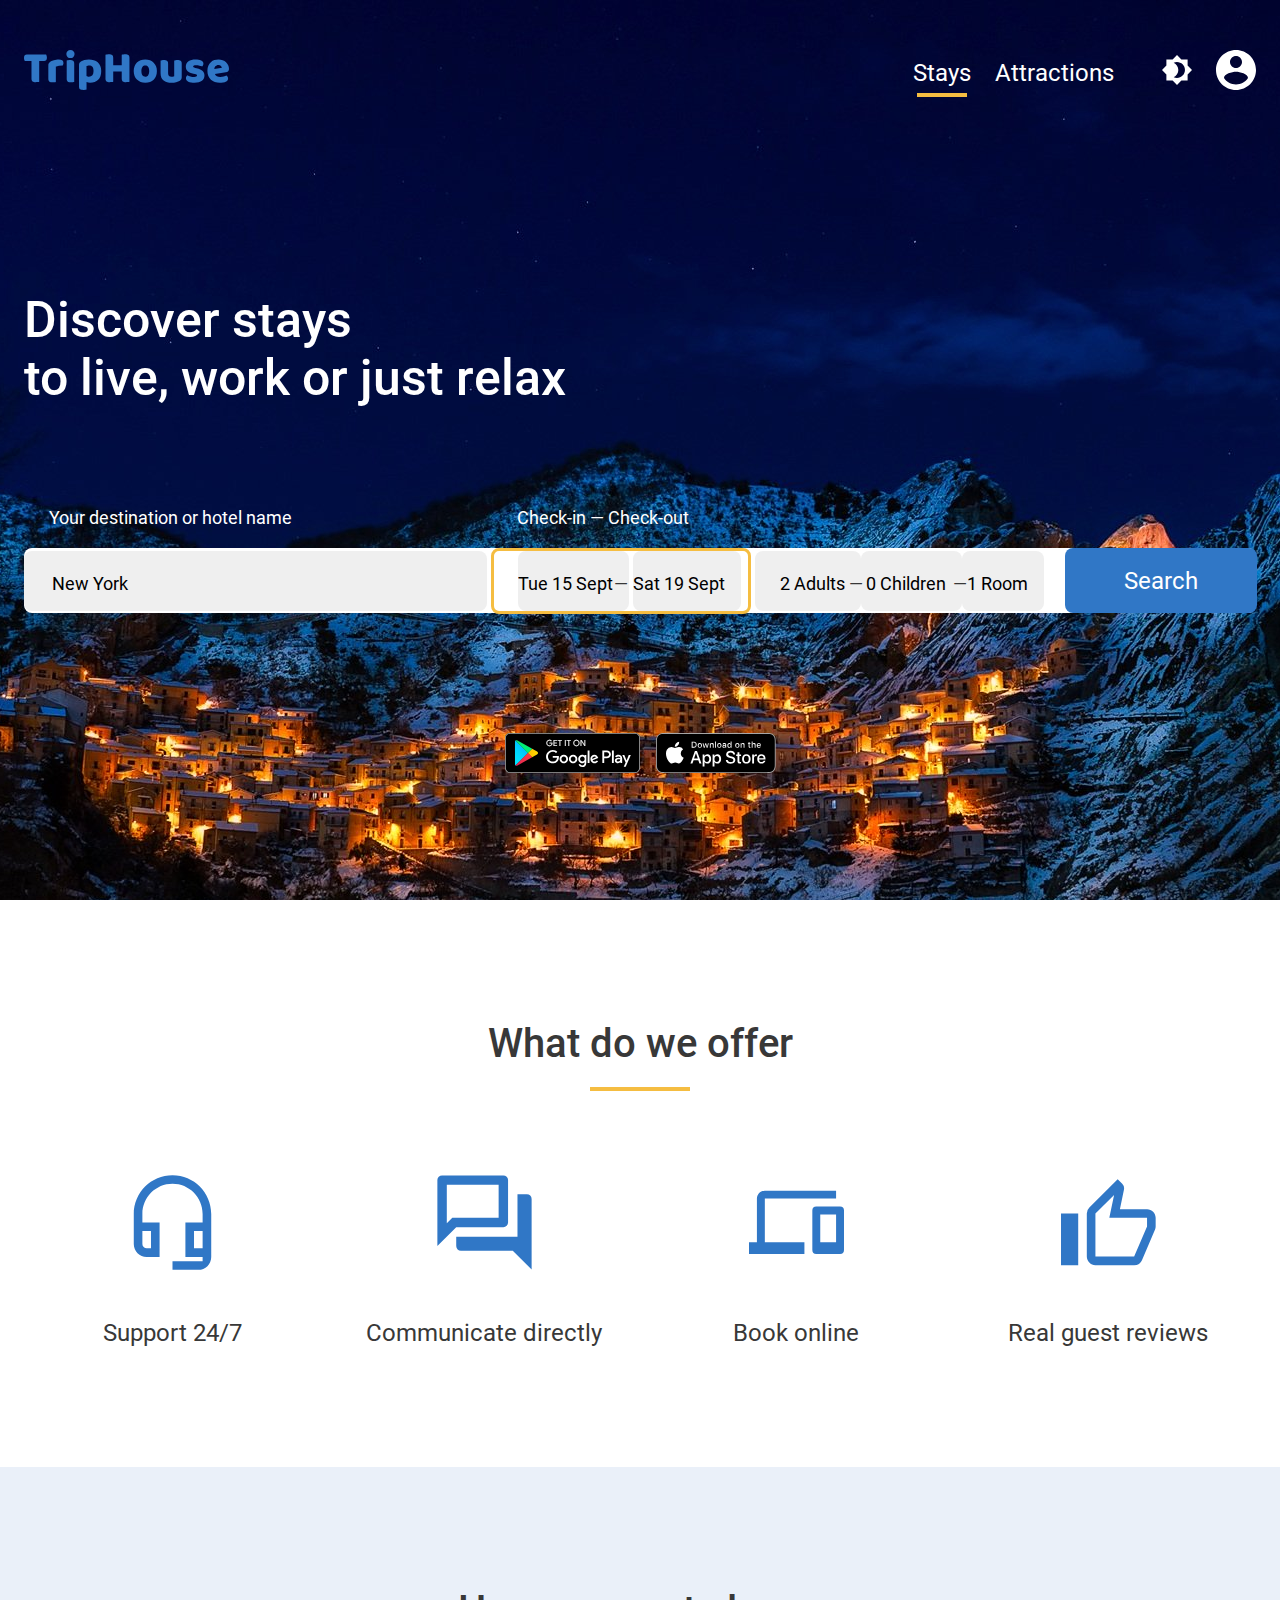
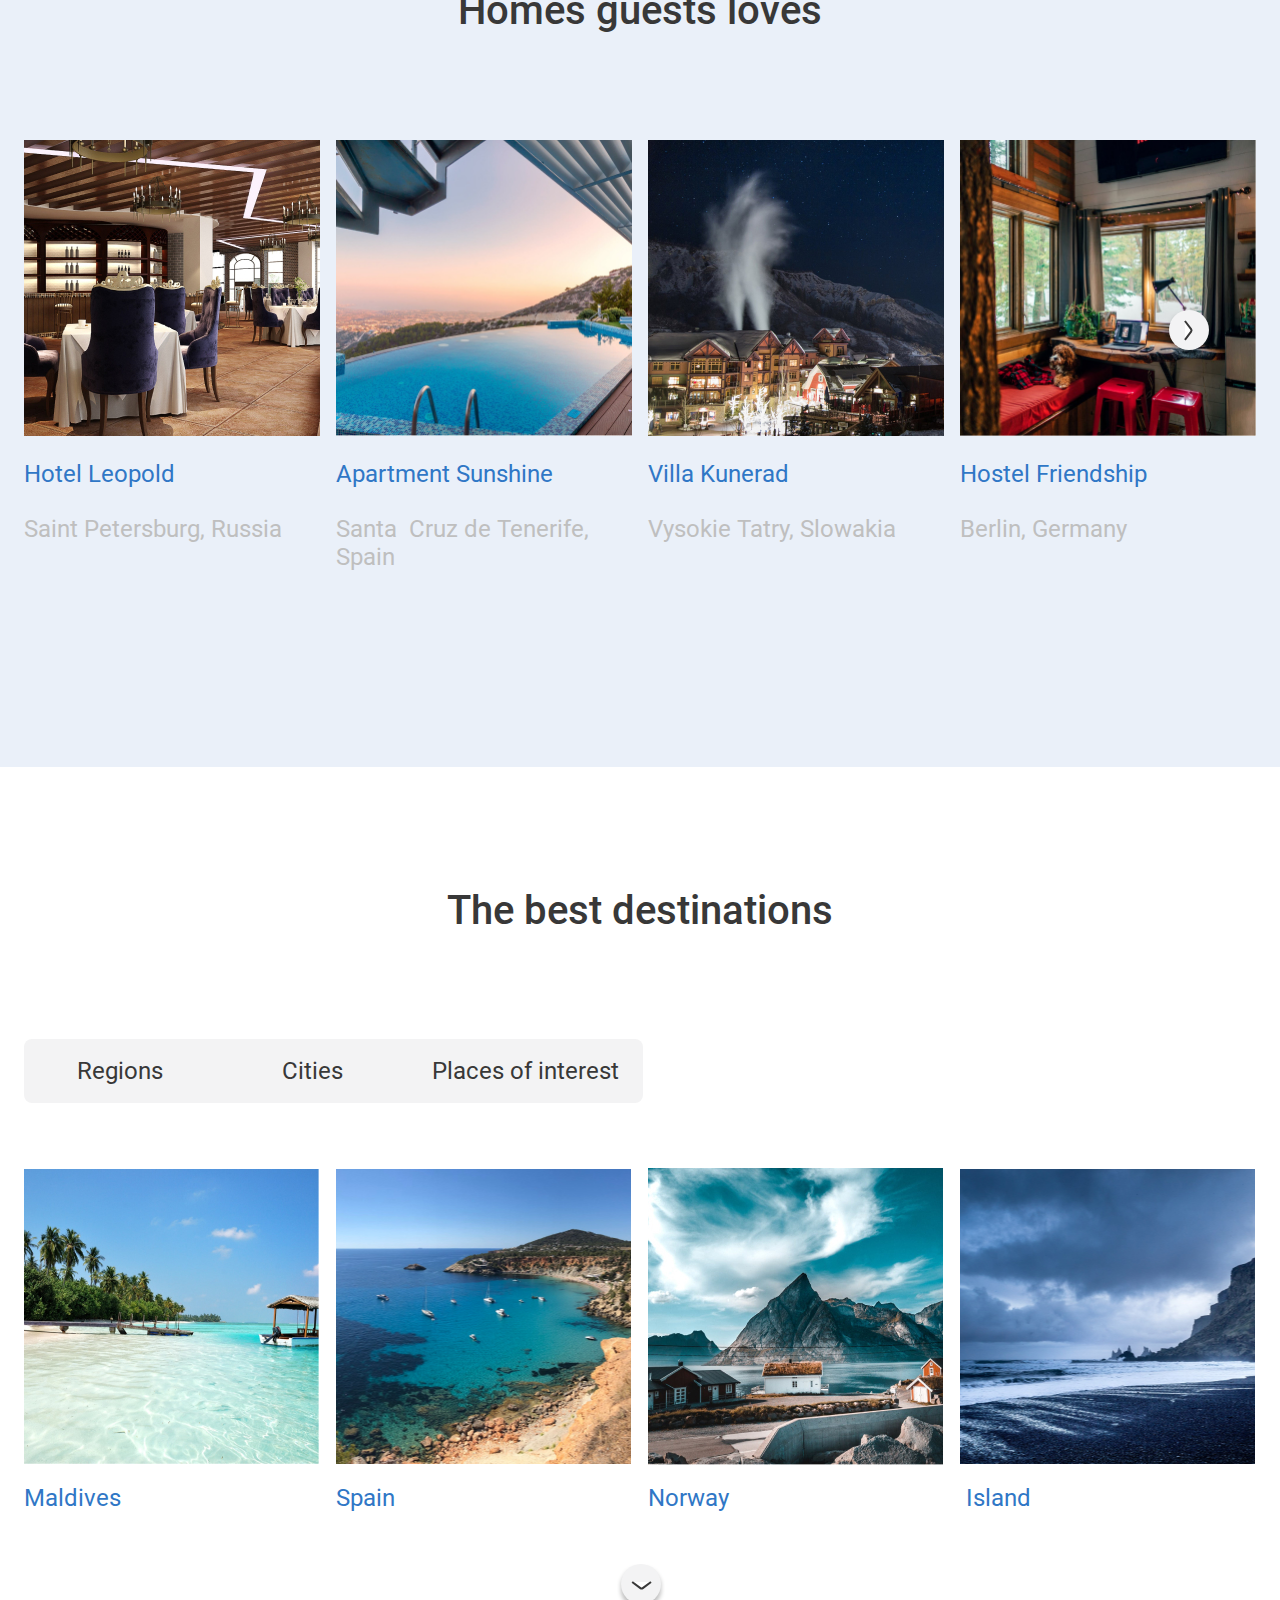
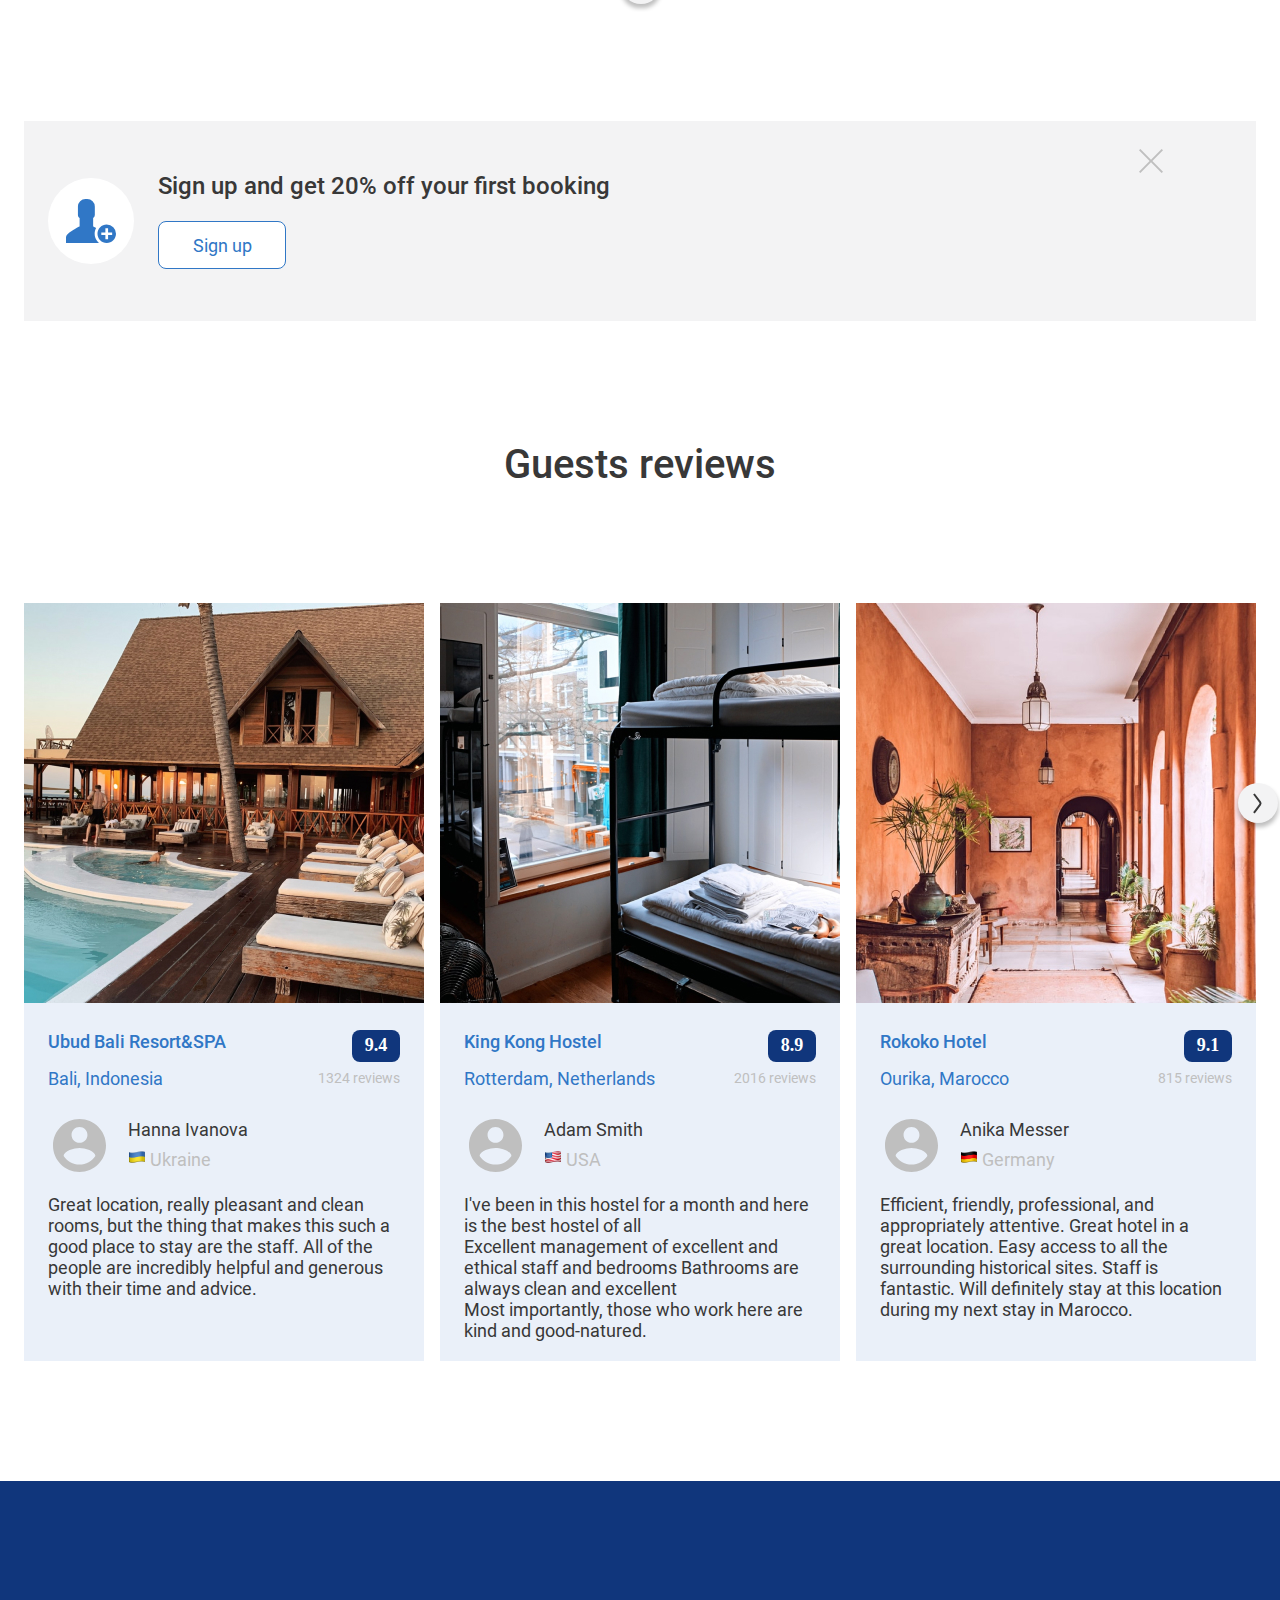
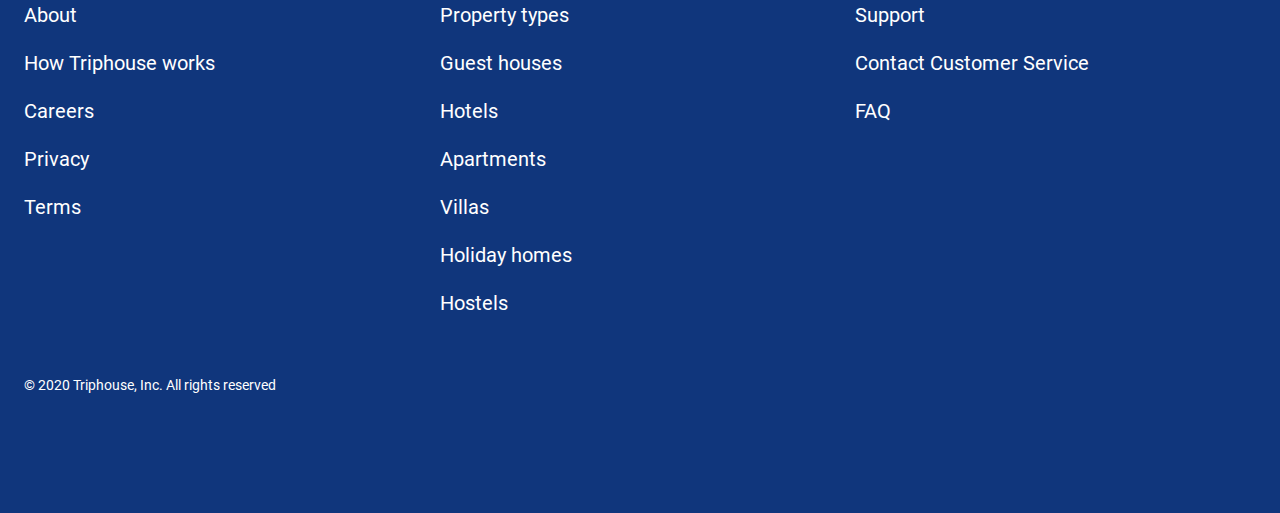
<file: index.html>
<!DOCTYPE html>
<html lang="en">
<head>
  <meta charset="UTF-8">
  <meta name="viewport" content="width=device-width, initial-scale= 1.0">
  <title>TripHouse</title>
  <link href="./styles/styles.css" rel="stylesheet">
  <style>
    li {
      list-style-type: none;
      color: var(--base-white);
    }
  </style>
</head>
<body>
<svg xmlns="http://www.w3.org/2000/svg" class="sprite_">
  <symbol id="logo_trip_icon" viewBox="0 0 205 40">
    <path
      d="M.84 11.024c-.206-.33-.397-.78-.574-1.35A6.033 6.033 0 010 7.874c0-1.17.25-2.01.752-2.52.532-.51 1.21-.765 2.036-.765h19.297c.207.33.398.78.575 1.35.177.57.266 1.17.266 1.8 0 1.17-.266 2.01-.797 2.52-.501.51-1.165.765-1.991.765h-4.913V31.81c-.325.09-.84.18-1.55.27-.678.09-1.356.135-2.035.135s-1.284-.06-1.815-.18c-.501-.09-.929-.27-1.283-.54-.354-.27-.62-.645-.797-1.125-.177-.48-.265-1.11-.265-1.89V11.024H.84zM31.85 31.946c-.295.09-.768.18-1.417.27-.62.09-1.268.135-1.947.135-.65 0-1.24-.045-1.77-.135-.502-.09-.93-.27-1.284-.54a2.792 2.792 0 01-.84-1.08c-.178-.48-.266-1.095-.266-1.845V15.253c0-.69.118-1.275.354-1.755a4.35 4.35 0 011.106-1.35c.472-.39 1.048-.734 1.726-1.034a16.838 16.838 0 014.736-1.395c.856-.15 1.711-.225 2.567-.225 1.416 0 2.538.285 3.364.855.826.54 1.239 1.44 1.239 2.7 0 .42-.06.84-.177 1.26-.118.39-.266.75-.443 1.08a20.679 20.679 0 00-3.806.359c-.62.12-1.21.255-1.77.405a6.74 6.74 0 00-1.372.45v15.343zM42.345 4.05c0-1.14.369-2.1 1.106-2.88.767-.78 1.77-1.17 3.01-1.17 1.24 0 2.228.39 2.965 1.17.767.78 1.151 1.74 1.151 2.88s-.384 2.1-1.15 2.88c-.738.779-1.727 1.169-2.966 1.169-1.24 0-2.242-.39-3.01-1.17-.737-.78-1.106-1.74-1.106-2.88zm7.878 27.896c-.325.06-.812.135-1.46.225-.62.12-1.255.18-1.904.18s-1.239-.045-1.77-.135c-.502-.09-.93-.27-1.284-.54a2.79 2.79 0 01-.84-1.08c-.178-.48-.266-1.095-.266-1.845V10.44c.325-.06.797-.135 1.416-.225.65-.12 1.298-.18 1.948-.18.649 0 1.224.045 1.726.135.53.09.973.27 1.327.54.355.27.62.645.797 1.125.207.45.31 1.05.31 1.8v18.312zM64.882 9.449c1.77 0 3.408.24 4.913.72 1.535.45 2.848 1.155 3.94 2.114 1.091.96 1.947 2.175 2.566 3.645.62 1.44.93 3.165.93 5.174 0 1.92-.266 3.6-.797 5.04s-1.284 2.654-2.257 3.644c-.974.96-2.154 1.68-3.54 2.16-1.358.48-2.878.72-4.56.72-1.268 0-2.448-.195-3.54-.585v7.47c-.295.089-.767.179-1.416.269-.65.12-1.314.18-1.992.18-.65 0-1.24-.045-1.77-.135-.502-.09-.93-.27-1.284-.54s-.62-.645-.797-1.125c-.177-.45-.265-1.05-.265-1.8V14.803c0-.81.162-1.47.487-1.98.354-.51.826-.975 1.416-1.394.915-.6 2.05-1.08 3.408-1.44 1.357-.36 2.877-.54 4.558-.54zm.09 17.188c3.038 0 4.558-1.845 4.558-5.535 0-1.92-.384-3.344-1.151-4.274-.738-.93-1.815-1.395-3.23-1.395-.561 0-1.063.075-1.506.225a5.15 5.15 0 00-1.15.45v9.899c.354.18.737.33 1.15.45.413.12.856.18 1.328.18zM105.466 31.811c-.325.09-.841.18-1.549.27-.679.09-1.357.135-2.036.135a8.28 8.28 0 01-1.815-.18 2.936 2.936 0 01-1.283-.54c-.354-.27-.62-.645-.797-1.125-.177-.48-.265-1.11-.265-1.89v-7.019h-8.498v10.349c-.325.09-.84.18-1.549.27-.679.09-1.357.135-2.036.135-.678 0-1.283-.06-1.815-.18-.501-.09-.929-.27-1.283-.54-.354-.27-.62-.645-.797-1.125-.177-.48-.265-1.11-.265-1.89V4.724c.324-.06.84-.135 1.549-.225.708-.12 1.387-.18 2.036-.18.678 0 1.269.06 1.77.18.531.09.974.27 1.328.54.354.27.62.645.796 1.125.178.48.266 1.11.266 1.89v7.2h8.498V4.723c.324-.06.84-.135 1.549-.225.708-.12 1.387-.18 2.036-.18.678 0 1.268.06 1.77.18.531.09.974.27 1.328.54.354.27.619.645.796 1.125.177.48.266 1.11.266 1.89v23.757zM132.901 21.057c0 1.86-.28 3.525-.841 4.995-.561 1.44-1.357 2.654-2.39 3.644-1.003.99-2.213 1.74-3.629 2.25-1.417.51-2.995.765-4.736.765-1.741 0-3.319-.27-4.736-.81-1.416-.54-2.64-1.305-3.673-2.295-1.003-1.02-1.785-2.25-2.346-3.69-.56-1.44-.841-3.059-.841-4.859 0-1.77.281-3.374.841-4.814.561-1.44 1.343-2.655 2.346-3.645a10.468 10.468 0 013.673-2.34c1.417-.54 2.995-.81 4.736-.81 1.741 0 3.319.286 4.736.856 1.416.54 2.626 1.32 3.629 2.34 1.033.99 1.829 2.204 2.39 3.644.561 1.44.841 3.03.841 4.77zm-15.491 0c0 1.83.34 3.24 1.018 4.23.708.96 1.682 1.44 2.921 1.44 1.24 0 2.184-.495 2.833-1.485.679-.99 1.018-2.385 1.018-4.185 0-1.8-.339-3.18-1.018-4.14-.679-.989-1.638-1.484-2.877-1.484-1.239 0-2.198.495-2.877 1.485-.678.96-1.018 2.34-1.018 4.14zM136.572 10.439c.295-.09.752-.18 1.372-.27.649-.09 1.313-.135 1.991-.135.649 0 1.225.045 1.726.135.531.09.974.27 1.328.54.354.27.62.645.797 1.125.206.45.31 1.05.31 1.8v9.673c0 1.23.295 2.115.885 2.655.59.51 1.446.765 2.567.765.678 0 1.224-.06 1.637-.18.443-.12.782-.24 1.018-.36V10.439c.295-.09.753-.18 1.372-.27.649-.09 1.313-.135 1.992-.135.649 0 1.224.045 1.726.135.531.09.974.27 1.328.54.354.27.619.645.796 1.125.207.45.31 1.05.31 1.8v13.678c0 1.5-.619 2.624-1.859 3.374-1.032.66-2.272 1.155-3.717 1.485-1.417.36-2.966.54-4.648.54-1.593 0-3.068-.18-4.425-.54-1.328-.36-2.479-.915-3.453-1.665-.973-.75-1.726-1.71-2.257-2.88-.531-1.2-.796-2.64-.796-4.319V10.44zM180.478 25.467c0 2.28-.841 4.064-2.523 5.354-1.682 1.29-4.161 1.935-7.436 1.935-1.239 0-2.39-.09-3.452-.27-1.062-.18-1.977-.45-2.744-.81-.737-.39-1.328-.87-1.77-1.44-.413-.57-.62-1.245-.62-2.024 0-.72.148-1.32.443-1.8.295-.51.649-.93 1.062-1.26.856.48 1.829.915 2.921 1.305 1.121.36 2.405.54 3.851.54.914 0 1.608-.135 2.08-.405.501-.27.752-.63.752-1.08 0-.42-.177-.75-.531-.99-.354-.24-.944-.435-1.77-.585l-1.328-.27c-2.567-.51-4.485-1.305-5.754-2.385-1.239-1.11-1.859-2.684-1.859-4.724 0-1.11.236-2.115.709-3.015a6.286 6.286 0 011.991-2.25c.856-.6 1.874-1.064 3.054-1.394 1.21-.33 2.538-.495 3.983-.495 1.092 0 2.11.09 3.054.27.974.15 1.815.39 2.523.72.708.33 1.269.765 1.682 1.304.413.51.619 1.125.619 1.845 0 .69-.132 1.29-.398 1.8-.236.48-.546.885-.929 1.215-.236-.15-.591-.3-1.063-.45-.472-.18-.988-.33-1.549-.45-.56-.15-1.136-.27-1.726-.36a9.82 9.82 0 00-1.549-.135c-.974 0-1.726.12-2.257.36-.531.21-.797.555-.797 1.035 0 .33.148.6.443.81.295.21.856.405 1.682.585l1.372.315c2.832.66 4.839 1.575 6.019 2.744 1.21 1.14 1.815 2.625 1.815 4.455zM195.706 32.71c-1.741 0-3.364-.24-4.869-.719a11.498 11.498 0 01-3.895-2.25c-1.091-.99-1.962-2.234-2.611-3.734-.619-1.5-.929-3.255-.929-5.265 0-1.98.31-3.674.929-5.084.649-1.44 1.49-2.61 2.523-3.51a9.525 9.525 0 013.541-2.024 12.601 12.601 0 014.071-.675c1.564 0 2.981.24 4.249.72 1.299.48 2.405 1.14 3.32 1.98a8.426 8.426 0 012.168 3.014c.531 1.17.797 2.445.797 3.825 0 1.02-.28 1.8-.841 2.34-.561.54-1.342.884-2.346 1.034l-10.932 1.665c.325.99.989 1.74 1.992 2.25 1.003.48 2.154.72 3.452.72 1.21 0 2.346-.15 3.408-.45 1.092-.33 1.977-.705 2.656-1.125.472.3.87.72 1.195 1.26.324.54.487 1.11.487 1.71 0 1.35-.62 2.354-1.859 3.014-.944.51-2.007.855-3.187 1.035-1.18.18-2.287.27-3.319.27zm-1.24-17.682c-.708 0-1.327.12-1.858.36-.502.24-.915.555-1.24.945-.324.36-.575.78-.752 1.26-.148.45-.236.915-.266 1.395l7.569-1.26c-.089-.6-.413-1.2-.974-1.8-.561-.6-1.387-.9-2.479-.9z"
    />
  </symbol>
  <symbol id="night_icon" viewBox="0 0 30 30">
    <path
      d="M25.61 10.61V4.39h-6.22L15 0l-4.39 4.39H4.39v6.22L0 15l4.39 4.39v6.22h6.22L15 30l4.39-4.39h6.22v-6.22L30 15l-4.39-4.39zM15 22.958a7.924 7.924 0 01-3.316-.73c2.732-1.26 4.642-4.018 4.642-7.228s-1.91-5.968-4.642-7.228A7.924 7.924 0 0115 7.042c4.39 0 7.958 3.568 7.958 7.958 0 4.39-3.568 7.958-7.958 7.958z"
      fill="#fff"/>
  </symbol>
  <symbol id="search_icon" viewBox="0 0 16 16">
    <path
      d="M11.435 10.063h-.723l-.256-.247a5.92 5.92 0 001.437-3.87 5.946 5.946 0 10-5.947 5.947 5.92 5.92 0 003.87-1.437l.247.256v.723L14.637 16 16 14.637l-4.565-4.574zm-5.489 0A4.111 4.111 0 011.83 5.946 4.111 4.111 0 015.946 1.83a4.111 4.111 0 014.117 4.116 4.111 4.111 0 01-4.117 4.117z"
      fill="#BFBFBF"/>
  </symbol>
  <symbol id="account_icon" viewBox="0 0 40 40">
    <path
      d="M20 0C8.96 0 0 8.96 0 20s8.96 20 20 20 20-8.96 20-20S31.04 0 20 0zm0 6c3.32 0 6 2.68 6 6s-2.68 6-6 6-6-2.68-6-6 2.68-6 6-6zm0 28.4c-5 0-9.42-2.56-12-6.44.06-3.98 8-6.16 12-6.16 3.98 0 11.94 2.18 12 6.16-2.58 3.88-7 6.44-12 6.44z"
    />
  </symbol>
  <symbol id="google_icon" viewBox="0 0 135 40">
    <path d="M130 40H5c-2.75 0-5-2.25-5-5V5c0-2.75 2.25-5 5-5h125c2.75 0 5 2.25 5 5v30c0 2.75-2.25 5-5 5z" fill="#000"/>
    <path
      d="M130 .8a4.2 4.2 0 014.2 4.2v30a4.2 4.2 0 01-4.2 4.2H5A4.2 4.2 0 01.8 35V5A4.2 4.2 0 015 .8h125zm0-.8H5C2.25 0 0 2.25 0 5v30c0 2.75 2.25 5 5 5h125c2.75 0 5-2.25 5-5V5c0-2.75-2.25-5-5-5z"
      fill="#A6A6A6"/>
    <path
      d="M47.42 10.24c0 .84-.25 1.51-.75 2-.56.59-1.3.89-2.2.89-.87 0-1.6-.3-2.21-.9-.61-.6-.91-1.35-.91-2.23 0-.89.3-1.63.91-2.23.61-.6 1.34-.9 2.21-.9.43 0 .84.08 1.23.25.39.17.7.39.94.67l-.53.53c-.4-.47-.94-.71-1.64-.71-.63 0-1.18.22-1.64.67-.46.44-.69 1.02-.69 1.73s.23 1.29.69 1.73c.46.44 1.01.67 1.64.67.67 0 1.23-.22 1.68-.67.29-.29.46-.7.5-1.22h-2.18V9.8h2.91c.02.15.04.3.04.44z"
      fill="#fff"/>
    <path fill-rule="evenodd" clip-rule="evenodd"
          d="M44.47 6.97c-.844 0-1.549.29-2.14.871-.59.58-.88 1.294-.88 2.159 0 .855.29 1.579.88 2.159a2.926 2.926 0 002.14.871c.876 0 1.588-.29 2.127-.859l.003-.002c.477-.468.72-1.11.72-1.929 0-.107-.012-.22-.028-.34H44.57v.52h2.188l-.008.108c-.042.537-.218.972-.53 1.283-.47.47-1.056.699-1.75.699-.657 0-1.231-.24-1.71-.698-.481-.461-.72-1.068-.72-1.802 0-.733.239-1.34.72-1.802a2.365 2.365 0 011.71-.698c.685 0 1.231.223 1.644.664l.388-.388a2.491 2.491 0 00-.842-.574 2.94 2.94 0 00-1.19-.242zm-2.28.729a3.126 3.126 0 012.28-.93c.443 0 .867.083 1.27.26.401.174.725.403.976.696l.06.07-.672.672-.07-.082c-.38-.446-.89-.675-1.564-.675-.604 0-1.129.21-1.57.641v.001c-.439.419-.66.972-.66 1.658 0 .686.221 1.239.66 1.658.441.423.967.642 1.57.642.646 0 1.18-.21 1.61-.64.249-.25.407-.6.46-1.05h-2.17V9.7h3.098l.012.09c.02.148.04.303.04.45 0 .86-.257 1.558-.779 2.07-.58.611-1.347.92-2.271.92-.896 0-1.651-.31-2.28-.929-.63-.62-.94-1.396-.94-2.301 0-.915.31-1.682.94-2.301z"
          fill="#fff"/>
    <path d="M52.03 7.74H49.3v1.9h2.46v.72H49.3v1.9h2.73V13h-3.5V7h3.5v.74z" fill="#fff"/>
    <path fill-rule="evenodd" clip-rule="evenodd"
          d="M48.43 6.9h3.7v.84h-.1v.1H49.4v1.7h2.46v.92H49.4v1.7h2.73v.94h-3.7V6.9zm3.5.74V7.1h-3.3v5.8h3.3v-.54H49.2v-2.1h2.46v-.52H49.2v-2.1h2.73z"
          fill="#fff"/>
    <path d="M55.28 13h-.77V7.74h-1.68V7h4.12v.74h-1.68V13h.01z" fill="#fff"/>
    <path fill-rule="evenodd" clip-rule="evenodd"
          d="M52.73 6.9h4.32v.94h-1.68V13h-.09v.1h-.87V7.84h-1.68V6.9zm2.44 6h-.56V7.64h-1.68V7.1h3.92v.54h-1.68v5.26z"
          fill="#fff"/>
    <path d="M59.94 13V7h.77v6h-.77z" fill="#fff"/>
    <path fill-rule="evenodd" clip-rule="evenodd" d="M59.84 6.9h.97v6.2h-.97V6.9zm.2.2v5.8h.57V7.1h-.57z" fill="#fff"/>
    <path d="M64.13 13h-.77V7.74h-1.68V7h4.12v.74h-1.68V13h.01z" fill="#fff"/>
    <path fill-rule="evenodd" clip-rule="evenodd"
          d="M61.58 6.9h4.32v.94h-1.68V13h-.09v.1h-.87V7.84h-1.68V6.9zm2.44 6h-.56V7.64h-1.68V7.1h3.92v.54h-1.68v5.26z"
          fill="#fff"/>
    <path
      d="M73.61 12.22c-.59.61-1.32.91-2.2.91-.88 0-1.61-.3-2.2-.91-.59-.61-.88-1.35-.88-2.22 0-.87.29-1.62.88-2.22.59-.61 1.32-.91 2.2-.91.87 0 1.6.3 2.2.91.59.61.89 1.35.89 2.22-.01.88-.3 1.62-.89 2.22zm-3.83-.5c.44.45.99.67 1.63.67.64 0 1.19-.22 1.63-.67.44-.45.67-1.02.67-1.72s-.22-1.27-.67-1.72c-.44-.45-.99-.67-1.63-.67-.64 0-1.19.22-1.63.67-.44.45-.67 1.02-.67 1.72s.23 1.27.67 1.72z"
      fill="#fff"/>
    <path fill-rule="evenodd" clip-rule="evenodd"
          d="M71.41 6.97c-.854 0-1.558.29-2.128.88-.571.58-.852 1.304-.852 2.15 0 .845.28 1.56.852 2.15.57.59 1.274.88 2.128.88.854 0 1.558-.29 2.128-.88.57-.58.852-1.295.862-2.15 0-.845-.29-1.56-.862-2.15-.58-.59-1.284-.88-2.128-.88zm-2.272.74c.61-.63 1.366-.94 2.272-.94.896 0 1.652.31 2.271.94.61.63.919 1.394.919 2.29v.001c-.01.904-.31 1.669-.918 2.289-.61.63-1.366.94-2.272.94-.906 0-1.662-.31-2.272-.94-.609-.63-.908-1.395-.908-2.29 0-.894.299-1.67.908-2.29zm.57.5c.46-.47 1.037-.7 1.702-.7s1.241.23 1.701.7c.47.47.699 1.067.699 1.79 0 .724-.239 1.32-.698 1.79-.46.47-1.037.7-1.702.7s-1.242-.23-1.701-.7c-.46-.47-.699-1.066-.699-1.79s.239-1.32.698-1.79zm1.702-.5c-.615 0-1.138.21-1.558.64-.421.43-.642.974-.642 1.65 0 .676.221 1.22.642 1.65.42.43.943.64 1.558.64.615 0 1.138-.21 1.559-.64.42-.43.641-.974.641-1.65 0-.677-.212-1.22-.64-1.65h-.001c-.42-.43-.944-.64-1.559-.64z"
          fill="#fff"/>
    <path d="M75.58 13V7h.94l2.92 4.67h.03l-.03-1.16V7h.77v6h-.8l-3.05-4.89h-.03l.03 1.16V13h-.78z" fill="#fff"/>
    <path fill-rule="evenodd" clip-rule="evenodd"
          d="M75.48 6.9h1.096l2.786 4.456-.022-.846V6.9h.97v6.2h-.955l-2.917-4.676.022.846v3.83h-.98V6.9zm.2.2v5.8h.58V9.27l-.033-1.261h.188l3.05 4.89h.645V7.1h-.57v3.409l.033 1.26h-.188l-2.92-4.67h-.785z"
          fill="#fff"/>
    <path
      d="M68.14 21.75c-2.35 0-4.27 1.79-4.27 4.25 0 2.45 1.92 4.25 4.27 4.25 2.35 0 4.27-1.8 4.27-4.25 0-2.46-1.92-4.25-4.27-4.25zm0 6.83c-1.29 0-2.4-1.06-2.4-2.58 0-1.53 1.11-2.58 2.4-2.58 1.29 0 2.4 1.05 2.4 2.58 0 1.52-1.12 2.58-2.4 2.58zm-9.32-6.83c-2.35 0-4.27 1.79-4.27 4.25 0 2.45 1.92 4.25 4.27 4.25 2.35 0 4.27-1.8 4.27-4.25 0-2.46-1.92-4.25-4.27-4.25zm0 6.83c-1.29 0-2.4-1.06-2.4-2.58 0-1.53 1.11-2.58 2.4-2.58 1.29 0 2.4 1.05 2.4 2.58 0 1.52-1.11 2.58-2.4 2.58zm-11.08-5.52v1.8h4.32c-.13 1.01-.47 1.76-.98 2.27-.63.63-1.61 1.32-3.33 1.32-2.66 0-4.74-2.14-4.74-4.8 0-2.66 2.08-4.8 4.74-4.8 1.43 0 2.48.56 3.25 1.29l1.27-1.27c-1.08-1.03-2.51-1.82-4.53-1.82-3.64 0-6.7 2.96-6.7 6.61 0 3.64 3.06 6.61 6.7 6.61 1.97 0 3.45-.64 4.61-1.85 1.19-1.19 1.56-2.87 1.56-4.22 0-.42-.03-.81-.1-1.13h-6.07v-.01zm45.31 1.4c-.35-.95-1.43-2.71-3.64-2.71-2.19 0-4.01 1.72-4.01 4.25 0 2.38 1.8 4.25 4.22 4.25 1.95 0 3.08-1.19 3.54-1.88l-1.45-.97c-.48.71-1.14 1.18-2.09 1.18s-1.63-.44-2.06-1.29l5.69-2.35-.2-.48zm-5.8 1.42c-.05-1.64 1.27-2.48 2.22-2.48.74 0 1.37.37 1.58.9l-3.8 1.58zM82.63 30h1.87V17.5h-1.87V30zm-3.06-7.3h-.07c-.42-.5-1.22-.95-2.24-.95-2.13 0-4.08 1.87-4.08 4.27 0 2.38 1.95 4.24 4.08 4.24 1.01 0 1.82-.45 2.24-.97h.06v.61c0 1.63-.87 2.5-2.27 2.5-1.14 0-1.85-.82-2.14-1.51l-1.63.68c.47 1.13 1.71 2.51 3.77 2.51 2.19 0 4.04-1.29 4.04-4.43v-7.64h-1.77v.69h.01zm-2.15 5.88c-1.29 0-2.37-1.08-2.37-2.56 0-1.5 1.08-2.59 2.37-2.59 1.27 0 2.27 1.1 2.27 2.59.01 1.48-.99 2.56-2.27 2.56zm24.39-11.08h-4.47V30h1.87v-4.74h2.61c2.07 0 4.1-1.5 4.1-3.88s-2.05-3.88-4.11-3.88zm.04 6.02H99.2v-4.29h2.65c1.4 0 2.19 1.16 2.19 2.14 0 .98-.79 2.15-2.19 2.15zm11.54-1.79c-1.35 0-2.75.6-3.33 1.91l1.66.69c.35-.69 1.01-.92 1.7-.92.96 0 1.95.58 1.96 1.61v.13c-.34-.19-1.06-.48-1.95-.48-1.79 0-3.6.98-3.6 2.81 0 1.67 1.46 2.75 3.1 2.75 1.25 0 1.95-.56 2.38-1.22h.06v.97h1.8v-4.79c.01-2.22-1.65-3.46-3.78-3.46zm-.23 6.85c-.61 0-1.46-.31-1.46-1.06 0-.96 1.06-1.33 1.98-1.33.82 0 1.21.18 1.7.42a2.257 2.257 0 01-2.22 1.97zM123.74 22l-2.14 5.42h-.06L119.32 22h-2.01l3.33 7.58-1.9 4.21h1.95L125.82 22h-2.08zm-16.8 8h1.87V17.5h-1.87V30z"
      fill="#fff"/>
    <path d="M10.44 7.54c-.29.31-.46.79-.46 1.4v22.12c0 .62.17 1.1.46 1.4l.07.07L22.9 20.15v-.3L10.51 7.47l-.07.07z"
          fill="url(#google_play0_linear)"/>
    <path d="M27.03 24.28l-4.13-4.13v-.3l4.13-4.13.09.05 4.89 2.78c1.4.79 1.4 2.09 0 2.89l-4.89 2.78-.09.06z"
          fill="url(#google_play1_linear)"/>
    <path d="M27.12 24.22L22.9 20 10.44 32.46c.46.49 1.22.55 2.08.06l14.6-8.3z" fill="url(#google_play2_linear)"/>
    <path d="M27.12 15.78l-14.61-8.3c-.86-.49-1.62-.43-2.08.06L22.9 20l4.22-4.22z" fill="url(#google_play3_linear)"/>
    <path opacity=".2"
          d="M27.03 24.13l-14.52 8.25c-.81.46-1.54.43-2 .01l-.07.07.07.07c.47.42 1.19.45 2-.01l14.61-8.3-.09-.09z"
          fill="#000"/>
    <path opacity=".12"
          d="M10.44 32.32c-.29-.31-.46-.79-.46-1.4v.15c0 .62.17 1.1.46 1.4l.07-.07-.07-.08zM32.01 21.3l-4.99 2.83.09.09L32 21.44c.7-.4 1.05-.92 1.05-1.44-.05.47-.4.94-1.04 1.3z"
          fill="#000"/>
    <path opacity=".25"
          d="M12.51 7.62l19.5 11.08c.63.36.99.82 1.05 1.3 0-.52-.35-1.05-1.05-1.44L12.51 7.48c-1.4-.79-2.54-.13-2.54 1.47v.15c0-1.61 1.15-2.27 2.54-1.48z"
          fill="#fff"/>
    <defs>
      <linearGradient id="google_play0_linear" x1="21.8" y1="8.71" x2="5.017" y2="25.492"
                      gradientUnits="userSpaceOnUse">
        <stop stop-color="#00A0FF"/>
        <stop offset=".007" stop-color="#00A1FF"/>
        <stop offset=".26" stop-color="#00BEFF"/>
        <stop offset=".512" stop-color="#00D2FF"/>
        <stop offset=".76" stop-color="#00DFFF"/>
        <stop offset="1" stop-color="#00E3FF"/>
      </linearGradient>
      <linearGradient id="google_play1_linear" x1="33.834" y1="20.001" x2="9.638" y2="20.001"
                      gradientUnits="userSpaceOnUse">
        <stop stop-color="#FFE000"/>
        <stop offset=".409" stop-color="#FFBD00"/>
        <stop offset=".775" stop-color="orange"/>
        <stop offset="1" stop-color="#FF9C00"/>
      </linearGradient>
      <linearGradient id="google_play2_linear" x1="24.827" y1="22.296" x2="2.069" y2="45.054"
                      gradientUnits="userSpaceOnUse">
        <stop stop-color="#FF3A44"/>
        <stop offset="1" stop-color="#C31162"/>
      </linearGradient>
      <linearGradient id="google_play3_linear" x1="7.297" y1=".176" x2="17.46" y2="10.339"
                      gradientUnits="userSpaceOnUse">
        <stop stop-color="#32A071"/>
        <stop offset=".069" stop-color="#2DA771"/>
        <stop offset=".476" stop-color="#15CF74"/>
        <stop offset=".801" stop-color="#06E775"/>
        <stop offset="1" stop-color="#00F076"/>
      </linearGradient>
    </defs>
  </symbol>
  <symbol id="menu_icon" viewBox="0 0 24 16">
    <path d="M0 16h24v-2.667H0V16zm0-6.667h24V6.667H0v2.666zM0 0v2.667h24V0H0z" fill="#fff"/>
  </symbol>
  <symbol id="apple_icon" viewBox="0 0 120 40">
    <path
      d="M110.135 0H9.535c-.367 0-.73 0-1.095.002-.306.002-.61.008-.919.013C6.85.023 6.18.082 5.517.192a6.665 6.665 0 00-1.9.627A6.438 6.438 0 00.193 5.522a12.993 12.993 0 00-.179 2.002c-.01.306-.01.614-.015.92V31.56c.005.31.006.61.015.921.008.671.068 1.34.18 2.002.11.663.32 1.306.624 1.905.303.598.701 1.143 1.179 1.614.473.477 1.019.875 1.618 1.179a6.7 6.7 0 001.901.63c.663.11 1.333.168 2.004.177.31.007.613.011.919.011.366.002.728.002 1.095.002h100.6c.359 0 .724 0 1.084-.002.304 0 .617-.004.922-.01.67-.01 1.338-.068 2-.178a6.808 6.808 0 001.908-.63A6.293 6.293 0 00117.666 38a6.405 6.405 0 001.182-1.614c.302-.6.51-1.242.619-1.905.111-.661.173-1.33.185-2.002.004-.31.004-.61.004-.921.008-.364.008-.725.008-1.094V9.536c0-.366 0-.73-.008-1.092 0-.306 0-.614-.004-.92a13.57 13.57 0 00-.185-2.002 6.648 6.648 0 00-.619-1.904 6.469 6.469 0 00-2.799-2.8 6.77 6.77 0 00-1.908-.627c-.661-.11-1.33-.169-2-.176-.305-.005-.618-.011-.922-.013-.36-.002-.725-.002-1.084-.002z"
      fill="#A6A6A6"/>
    <path
      d="M8.445 39.125c-.305 0-.602-.004-.904-.01a12.696 12.696 0 01-1.87-.164 5.887 5.887 0 01-1.656-.548 5.408 5.408 0 01-1.397-1.016 5.323 5.323 0 01-1.02-1.397 5.722 5.722 0 01-.544-1.657 12.413 12.413 0 01-.166-1.875c-.007-.21-.015-.913-.015-.913v-23.1s.009-.692.015-.895a12.37 12.37 0 01.165-1.872 5.755 5.755 0 01.544-1.662c.26-.518.603-.99 1.015-1.398A5.565 5.565 0 015.667 1.05C6.287.95 6.915.895 7.543.887l.902-.012h102.769l.913.013a12.37 12.37 0 011.858.162 5.933 5.933 0 011.671.548 5.589 5.589 0 012.415 2.42 5.74 5.74 0 01.535 1.65c.104.623.162 1.254.174 1.886.003.284.003.588.003.89.008.375.008.732.008 1.092v20.929c0 .363 0 .718-.008 1.075 0 .325 0 .623-.004.93-.011.621-.069 1.24-.171 1.853a5.717 5.717 0 01-.54 1.67c-.263.513-.606.98-1.015 1.386a5.414 5.414 0 01-1.4 1.023 5.855 5.855 0 01-1.668.55c-.618.1-1.243.155-1.869.162-.293.007-.599.011-.897.011l-1.084.002-101.69-.002z"
      fill="#000"/>
    <path
      d="M24.769 20.3a4.948 4.948 0 012.356-4.151 5.065 5.065 0 00-3.99-2.158c-1.68-.176-3.308 1.005-4.164 1.005-.872 0-2.19-.988-3.608-.958a5.315 5.315 0 00-4.473 2.727c-1.934 3.349-.492 8.27 1.361 10.977.927 1.325 2.01 2.805 3.428 2.753 1.387-.058 1.905-.885 3.58-.885 1.658 0 2.144.885 3.59.852 1.489-.025 2.426-1.332 3.32-2.67a10.962 10.962 0 001.52-3.092 4.782 4.782 0 01-2.92-4.4zM22.037 12.211a4.872 4.872 0 001.115-3.49 4.957 4.957 0 00-3.208 1.659 4.635 4.635 0 00-1.143 3.361 4.099 4.099 0 003.236-1.53zM42.302 27.14H37.57l-1.137 3.356h-2.005l4.484-12.418h2.083l4.483 12.418h-2.039l-1.136-3.356zm-4.243-1.55h3.752l-1.85-5.446h-.051l-1.85 5.447zM55.16 25.97c0 2.813-1.506 4.62-3.779 4.62a3.07 3.07 0 01-2.848-1.583h-.043v4.484H46.63V21.442h1.8v1.506h.033a3.212 3.212 0 012.883-1.6c2.298 0 3.813 1.816 3.813 4.622zm-1.91 0c0-1.833-.948-3.038-2.393-3.038-1.42 0-2.375 1.23-2.375 3.038 0 1.824.955 3.046 2.375 3.046 1.445 0 2.392-1.197 2.392-3.046zM65.124 25.97c0 2.813-1.505 4.62-3.778 4.62a3.07 3.07 0 01-2.848-1.583h-.043v4.484h-1.859V21.442h1.799v1.506h.034a3.212 3.212 0 012.883-1.6c2.298 0 3.813 1.816 3.813 4.622zm-1.91 0c0-1.833-.947-3.038-2.392-3.038-1.42 0-2.375 1.23-2.375 3.038 0 1.824.955 3.046 2.375 3.046 1.445 0 2.392-1.197 2.392-3.046zM71.71 27.036c.138 1.232 1.334 2.04 2.97 2.04 1.566 0 2.693-.808 2.693-1.919 0-.964-.68-1.54-2.29-1.936l-1.609-.388c-2.28-.55-3.339-1.617-3.339-3.348 0-2.142 1.867-3.614 4.519-3.614 2.624 0 4.423 1.472 4.483 3.614h-1.876c-.112-1.239-1.136-1.987-2.634-1.987-1.497 0-2.521.757-2.521 1.858 0 .878.654 1.395 2.255 1.79l1.368.336c2.548.603 3.606 1.626 3.606 3.443 0 2.323-1.85 3.778-4.793 3.778-2.754 0-4.614-1.42-4.734-3.667h1.902zM83.346 19.3v2.143h1.722v1.471h-1.722v4.991c0 .776.345 1.137 1.102 1.137.204-.003.408-.018.611-.043v1.463c-.34.064-.686.092-1.032.086-1.833 0-2.548-.688-2.548-2.444v-5.19h-1.316v-1.471h1.316V19.3h1.867zM86.065 25.97c0-2.849 1.678-4.639 4.294-4.639 2.625 0 4.295 1.79 4.295 4.639 0 2.856-1.661 4.639-4.295 4.639-2.633 0-4.294-1.783-4.294-4.64zm6.695 0c0-1.954-.895-3.107-2.401-3.107-1.506 0-2.4 1.162-2.4 3.107 0 1.962.894 3.106 2.4 3.106 1.506 0 2.401-1.144 2.401-3.106zM96.186 21.442h1.772v1.541h.043a2.16 2.16 0 012.178-1.635c.214-.001.428.022.637.07v1.737a2.591 2.591 0 00-.835-.112 1.872 1.872 0 00-1.937 2.083v5.37h-1.858v-9.053zM109.384 27.837c-.25 1.643-1.85 2.771-3.898 2.771-2.634 0-4.269-1.764-4.269-4.595 0-2.84 1.644-4.682 4.191-4.682 2.505 0 4.08 1.72 4.08 4.466v.637h-6.395v.112a2.353 2.353 0 00.639 1.832 2.364 2.364 0 001.797.732 2.045 2.045 0 002.091-1.273h1.764zm-6.282-2.702h4.526a2.166 2.166 0 00-.608-1.634 2.167 2.167 0 00-1.612-.664 2.291 2.291 0 00-2.306 2.298zM37.826 8.731a2.64 2.64 0 012.808 2.965c0 1.906-1.03 3.002-2.808 3.002h-2.155V8.73h2.155zm-1.228 5.123h1.125a1.876 1.876 0 001.968-2.146 1.881 1.881 0 00-1.968-2.134h-1.125v4.28zM41.68 12.444a2.133 2.133 0 114.248 0 2.134 2.134 0 11-4.247 0zm3.334 0c0-.976-.439-1.546-1.208-1.546-.773 0-1.207.57-1.207 1.546 0 .984.434 1.55 1.207 1.55.77 0 1.208-.57 1.208-1.55zM51.573 14.698h-.922l-.93-3.317h-.07l-.927 3.317h-.913l-1.242-4.503h.902l.806 3.436h.067l.925-3.436h.853l.926 3.436h.07l.803-3.436h.889l-1.237 4.503zM53.853 10.195h.856v.715h.066a1.349 1.349 0 011.344-.802 1.464 1.464 0 011.559 1.675v2.915h-.889v-2.692c0-.724-.314-1.084-.972-1.084a1.03 1.03 0 00-1.075 1.142v2.634h-.889v-4.503zM59.094 8.437h.888v6.26h-.888v-6.26zM61.218 12.444a2.134 2.134 0 114.247 0 2.133 2.133 0 11-4.247 0zm3.333 0c0-.976-.439-1.547-1.208-1.547-.773 0-1.207.571-1.207 1.547 0 .984.434 1.55 1.207 1.55.77 0 1.208-.57 1.208-1.55zM66.4 13.424c0-.81.604-1.278 1.676-1.344l1.22-.07v-.389c0-.476-.315-.744-.922-.744-.497 0-.84.182-.939.5h-.86c.09-.773.818-1.27 1.84-1.27 1.128 0 1.765.563 1.765 1.514v3.077h-.855v-.633h-.07a1.515 1.515 0 01-1.353.707 1.361 1.361 0 01-1.501-1.348zm2.895-.384v-.377l-1.1.07c-.62.042-.9.253-.9.65 0 .405.351.64.834.64a1.06 1.06 0 001.166-.983zM71.348 12.444c0-1.422.732-2.324 1.87-2.324a1.484 1.484 0 011.38.79h.067V8.437h.888v6.26h-.851v-.71h-.07a1.563 1.563 0 01-1.415.785c-1.145 0-1.869-.901-1.869-2.328zm.918 0c0 .955.45 1.53 1.203 1.53.75 0 1.212-.583 1.212-1.526 0-.938-.468-1.53-1.212-1.53-.748 0-1.203.58-1.203 1.527zM79.23 12.444a2.134 2.134 0 114.247 0 2.134 2.134 0 11-4.247 0zm3.333 0c0-.976-.439-1.546-1.208-1.546-.772 0-1.207.57-1.207 1.546 0 .984.435 1.55 1.207 1.55.77 0 1.208-.57 1.208-1.55zM84.67 10.195h.855v.715h.066a1.348 1.348 0 011.344-.802 1.464 1.464 0 011.559 1.675v2.915h-.889v-2.692c0-.724-.314-1.084-.972-1.084a1.03 1.03 0 00-1.075 1.142v2.634h-.889v-4.503zM93.515 9.074v1.142h.976v.748h-.976v2.315c0 .472.195.679.637.679.113 0 .226-.008.339-.02v.74c-.16.028-.322.043-.484.045-.988 0-1.382-.348-1.382-1.216v-2.543h-.714v-.749h.715V9.074h.89zM95.705 8.437h.88v2.482h.07a1.385 1.385 0 011.374-.807 1.484 1.484 0 011.55 1.679v2.907h-.889V12.01c0-.72-.335-1.084-.963-1.084a1.05 1.05 0 00-1.134 1.142v2.63h-.888v-6.26zM104.761 13.482a1.823 1.823 0 01-1.951 1.303 2.045 2.045 0 01-2.08-2.325 2.083 2.083 0 011.212-2.172c.272-.121.567-.183.864-.18 1.253 0 2.009.856 2.009 2.27v.31h-3.18v.05a1.191 1.191 0 001.199 1.29 1.08 1.08 0 001.072-.546h.855zm-3.126-1.451h2.275a1.09 1.09 0 00-1.109-1.167 1.15 1.15 0 00-1.166 1.167z"
      fill="#fff"/>
  </symbol>
  <symbol id="support_icon" viewBox="0 0 76 92">
    <path
      d="M67.167 54.333V71h-8.334V54.333h8.334zm-50 0V71H13a4.179 4.179 0 01-4.167-4.167v-12.5h8.334zM38 .167C17.292.167.5 16.958.5 37.667v29.166c0 6.917 5.583 12.5 12.5 12.5h12.5V46H8.833v-8.333C8.833 21.542 21.875 8.5 38 8.5s29.167 13.042 29.167 29.167V46H50.5v33.333h16.667V83.5H38v8.333h25c6.917 0 12.5-5.583 12.5-12.5V37.667c0-20.709-16.792-37.5-37.5-37.5z"
    />
  </symbol>
  <symbol id="cmnctn_icon" viewBox="0 0 84 84">
    <path
      d="M54.5 8.667v29.166H13.542l-4.875 4.875V8.667H54.5zM58.667.333H4.5A4.179 4.179 0 00.333 4.5v58.333L17 46.167h41.667A4.179 4.179 0 0062.833 42V4.5A4.179 4.179 0 0058.667.333zM79.5 17h-8.333v37.5H17v8.333A4.179 4.179 0 0021.167 67H67l16.667 16.667v-62.5A4.179 4.179 0 0079.5 17z"
    />
  </symbol>
  <symbol id="book_icon" viewBox="0 0 100 67">
    <path
      d="M16.667 8.333h75V0h-75c-4.584 0-8.334 3.75-8.334 8.333v45.834H0v12.5h58.333v-12.5H16.667V8.333zm79.166 8.334h-25a4.179 4.179 0 00-4.166 4.166V62.5a4.179 4.179 0 004.166 4.167h25A4.179 4.179 0 00100 62.5V20.833a4.179 4.179 0 00-4.167-4.166zm-4.166 37.5H75V25h16.667v29.167z"
    />
  </symbol>
  <symbol id="cross" viewBox="0 0 26 26">
    <path
      d="M26 1.486L24.514 0 13 11.514 1.486 0 0 1.486 11.514 13 0 24.514 1.486 26 13 14.486 24.514 26 26 24.514 14.486 13 26 1.486z"
      fill="#BFBFBF"/>
  </symbol>
  <symbol id="review_icon" viewBox="0 0 92 84">
    <path
      d="M83.333 29.167H57.042L61 10.125l.125-1.333a6.272 6.272 0 00-1.833-4.417L54.875 0 27.458 27.458A8.147 8.147 0 0025 33.333V75c0 4.583 3.75 8.333 8.333 8.333h37.5A8.277 8.277 0 0078.5 78.25l12.583-29.375a8.232 8.232 0 00.584-3.042V37.5c0-4.583-3.75-8.333-8.334-8.333zm0 16.666L70.833 75h-37.5V33.333L51.417 15.25 46.792 37.5h36.541v8.333zM0 33.333h16.667v50H0v-50z"
    />
  </symbol>
  <symbol id="arrow_1" viewBox="0 0 48 48">
    <g filter="url(#filter0_d)">
      <circle cx="24" cy="20" r="20" fill="#F3F3F4"/>
      <path d="M19.941 29.823l6.159-8.211a2 2 0 000-2.4L19.941 11" stroke="#383838" stroke-width="2"/>
    </g>
    <defs>
      <filter id="filter0_d" x="0" y="0" width="48" height="48" filterUnits="userSpaceOnUse"
              color-interpolation-filters="sRGB">
        <feFlood flood-opacity="0" result="BackgroundImageFix"/>
        <feColorMatrix in="SourceAlpha" values="0 0 0 0 0 0 0 0 0 0 0 0 0 0 0 0 0 0 127 0"/>
        <feOffset dy="4"/>
        <feGaussianBlur stdDeviation="2"/>
        <feColorMatrix values="0 0 0 0 0 0 0 0 0 0 0 0 0 0 0 0 0 0 0.25 0"/>
        <feBlend in2="BackgroundImageFix" result="effect1_dropShadow"/>
        <feBlend in="SourceGraphic" in2="effect1_dropShadow" result="shape"/>
      </filter>
    </defs>
  </symbol>
  <symbol id="arrow_2" viewBox="0 0 48 48">
    <g filter="url(#filter0_d)">
      <circle cx="24" cy="20" r="20" fill="#F3F3F4"/>
      <path d="M15.177 17.985l8.211 6.16a2 2 0 002.4 0L34 17.984" stroke="#383838" stroke-width="2"/>
    </g>
    <defs>
      <filter id="filter0_d" x="0" y="0" width="48" height="48" filterUnits="userSpaceOnUse"
              color-interpolation-filters="sRGB">
        <feFlood flood-opacity="0" result="BackgroundImageFix"/>
        <feColorMatrix in="SourceAlpha" values="0 0 0 0 0 0 0 0 0 0 0 0 0 0 0 0 0 0 127 0"/>
        <feOffset dy="4"/>
        <feGaussianBlur stdDeviation="2"/>
        <feColorMatrix values="0 0 0 0 0 0 0 0 0 0 0 0 0 0 0 0 0 0 0.25 0"/>
        <feBlend in2="BackgroundImageFix" result="effect1_dropShadow"/>
        <feBlend in="SourceGraphic" in2="effect1_dropShadow" result="shape"/>
      </filter>
    </defs>
  </symbol>
  <symbol id="contact" viewBox="0 0 86 86">
    <svg width="86" height="86" fill="none" xmlns="http://www.w3.org/2000/svg">
      <circle cx="43" cy="43" r="43" fill="#fff"/>
      <path
        d="M46.652 55.748c0-2.056.511-4.03 1.473-5.79a54.137 54.137 0 00-2.782-1.472.362.362 0 01-.205-.338v-8.08a3.776 3.776 0 001.688-3.141v-8.378A7.55 7.55 0 0039.276 21h-1.8a7.55 7.55 0 00-7.549 7.55v8.377c0 1.31.675 2.465 1.688 3.14v8.081a.38.38 0 01-.205.338c-1.155.562-6.75 3.386-11.937 7.651A4.04 4.04 0 0018 59.277v5.739h32.979a10.52 10.52 0 01-.788-.726 12.01 12.01 0 01-3.54-8.542z"
        fill="#3077C6"/>
      <path
        d="M58.732 46.48c-5.114 0-9.267 4.154-9.267 9.268 0 5.115 4.153 9.268 9.267 9.268 5.115 0 9.268-4.153 9.268-9.268a9.266 9.266 0 00-9.268-9.267zM64.154 57.1h-4.071v4.07h-2.7V57.1H53.31v-2.701h4.071v-4.071h2.7v4.071h4.072v2.7z"
        fill="#3077C6"/>
    </svg>
  </symbol>
  <symbol id="germ" viewBox="0 0 95 21">
    <path d="M0 18.26h18v-18H0v18z" fill="url(#pattern_germ)"/>
    <path
      d="M33.398 15.321c-.433.621-1.04 1.087-1.819 1.398-.773.304-1.676.457-2.707.457-1.043 0-1.969-.243-2.777-.73-.809-.492-1.436-1.19-1.881-2.092-.44-.902-.665-1.948-.677-3.137V10.1c0-1.928.448-3.422 1.345-4.483.902-1.06 2.168-1.59 3.797-1.59 1.336 0 2.41.342 3.225 1.028.815.68 1.313 1.646 1.494 2.9h-1.687c-.316-1.693-1.324-2.54-3.023-2.54-1.131 0-1.99.398-2.576 1.195-.58.791-.873 1.94-.879 3.446v1.045c0 1.436.328 2.579.985 3.428.656.844 1.544 1.266 2.663 1.266.633 0 1.186-.07 1.661-.211.475-.14.867-.378 1.178-.712v-2.874h-2.962v-1.371h4.64v4.693zm6.513 1.855c-1.289 0-2.338-.422-3.146-1.266-.809-.85-1.213-1.983-1.213-3.401v-.299c0-.943.178-1.784.536-2.523.363-.744.867-1.324 1.512-1.74a3.803 3.803 0 012.109-.633c1.236 0 2.197.408 2.883 1.222.685.815 1.028 1.98 1.028 3.498v.677h-6.442c.023.937.296 1.696.817 2.276.528.575 1.195.862 2.004.862.574 0 1.06-.118 1.459-.352a3.667 3.667 0 001.046-.932l.993.774c-.797 1.225-1.992 1.837-3.586 1.837zM39.71 8.65c-.656 0-1.207.24-1.652.721-.446.475-.721 1.143-.827 2.004h4.764v-.123c-.047-.826-.27-1.465-.668-1.916-.398-.457-.937-.686-1.617-.686zm10.397.3a4.87 4.87 0 00-.8-.062c-1.066 0-1.79.454-2.17 1.362V17H45.51V7.49h1.582l.026 1.099c.533-.85 1.29-1.275 2.268-1.275.316 0 .556.041.72.123V8.95zm3.033-1.46l.044 1.055c.697-.82 1.637-1.23 2.82-1.23 1.331 0 2.236.51 2.717 1.529a3.615 3.615 0 011.23-1.108c.51-.28 1.11-.422 1.802-.422 2.086 0 3.146 1.105 3.182 3.314V17h-1.626v-6.275c0-.68-.156-1.187-.466-1.52-.31-.34-.832-.51-1.565-.51-.603 0-1.104.181-1.503.544-.398.358-.63.841-.694 1.45V17h-1.635v-6.231c0-1.383-.676-2.075-2.03-2.075-1.066 0-1.796.454-2.188 1.363V17H51.6V7.49h1.538zM73.266 17c-.094-.188-.17-.521-.229-1.002-.756.785-1.658 1.178-2.707 1.178-.937 0-1.708-.264-2.311-.791-.598-.533-.897-1.207-.897-2.022 0-.99.375-1.758 1.125-2.303.756-.55 1.817-.826 3.182-.826h1.582v-.747c0-.568-.17-1.02-.51-1.353-.34-.34-.84-.51-1.503-.51-.58 0-1.066.147-1.459.44-.392.292-.589.647-.589 1.063h-1.635c0-.475.167-.932.501-1.371.34-.445.797-.797 1.371-1.055a4.643 4.643 0 011.908-.387c1.095 0 1.954.276 2.575.827.621.545.943 1.297.967 2.258v4.377c0 .873.111 1.568.334 2.083V17h-1.705zm-2.699-1.24c.51 0 .994-.131 1.45-.395.458-.263.789-.606.994-1.028v-1.951h-1.275c-1.992 0-2.988.583-2.988 1.749 0 .51.17.908.51 1.195.34.287.776.43 1.31.43zm8.157-8.27l.052 1.196c.727-.915 1.676-1.372 2.848-1.372 2.01 0 3.023 1.134 3.041 3.402V17h-1.626v-6.293c-.006-.686-.164-1.192-.475-1.52-.304-.329-.782-.493-1.432-.493-.528 0-.99.141-1.389.422-.398.281-.709.65-.931 1.108V17h-1.626V7.49h1.538zm11.504 7.128l2.215-7.128h1.74L90.36 18.468c-.591 1.582-1.532 2.373-2.82 2.373l-.309-.027-.606-.114v-1.318l.44.035c.55 0 .978-.111 1.283-.334.31-.223.565-.63.764-1.222l.36-.966L86.08 7.49h1.776l2.373 7.128z"
      fill="#BFBFBF"/>
    <defs>
      <pattern id="pattern_germ" patternContentUnits="objectBoundingBox" width="1" height="1">
        <use xlink:href="#image0" transform="scale(.01563)"/>
      </pattern>
      <image id="image_germ" width="64" height="64"
             xlink:href="[data-uri]"/>
    </defs>
  </symbol>
  <symbol id="ukr" viewBox="0 0 82 19">
    <path d="M0 18.26h18v-18H0v18z" fill="url(#pattern_ukr)"/>
    <path
      d="M32.959 4.203v8.701c-.006 1.207-.387 2.195-1.143 2.962-.75.768-1.77 1.198-3.058 1.292l-.448.018c-1.4 0-2.517-.378-3.35-1.134-.831-.756-1.253-1.796-1.265-3.12V4.203h1.67v8.666c0 .926.255 1.647.765 2.162.51.51 1.236.765 2.18.765.955 0 1.684-.255 2.188-.765.51-.51.765-1.227.765-2.153V4.203h1.696zm5.063 8.394l-1.02 1.063V17h-1.626V3.5h1.626v8.165l.87-1.046 2.962-3.129h1.977l-3.7 3.973L43.242 17h-1.907l-3.313-4.403zm11.065-3.648a4.872 4.872 0 00-.8-.061c-1.066 0-1.79.454-2.17 1.362V17H44.49V7.49h1.582L46.1 8.59c.533-.85 1.289-1.275 2.267-1.275.317 0 .557.041.72.123V8.95zM56.109 17c-.093-.188-.17-.521-.228-1.002-.756.785-1.658 1.178-2.707 1.178-.938 0-1.708-.264-2.312-.791-.597-.533-.896-1.207-.896-2.022 0-.99.375-1.758 1.125-2.303.756-.55 1.816-.826 3.181-.826h1.583v-.747c0-.568-.17-1.02-.51-1.353-.34-.34-.841-.51-1.503-.51-.58 0-1.067.147-1.46.44-.392.292-.588.647-.588 1.063h-1.635c0-.475.167-.932.501-1.371.34-.445.797-.797 1.371-1.055a4.644 4.644 0 011.907-.387c1.096 0 1.955.276 2.576.827.62.545.943 1.297.966 2.258v4.377c0 .873.112 1.568.335 2.083V17h-1.706zm-2.698-1.24c.51 0 .993-.131 1.45-.395.457-.263.788-.606.994-1.028v-1.951H54.58c-1.992 0-2.988.583-2.988 1.749 0 .51.17.908.51 1.195.34.287.776.43 1.31.43zM61.796 17H60.17V7.49h1.626V17zM60.038 4.968c0-.264.08-.487.237-.668.165-.182.405-.273.721-.273.316 0 .557.091.72.273a.96.96 0 01.247.668.929.929 0 01-.246.659c-.164.176-.404.264-.72.264-.317 0-.557-.088-.722-.264a.949.949 0 01-.237-.66zm5.906 2.522l.053 1.196c.727-.915 1.676-1.372 2.848-1.372 2.01 0 3.023 1.134 3.04 3.402V17H70.26v-6.293c-.006-.686-.164-1.192-.475-1.52-.304-.329-.782-.493-1.432-.493-.528 0-.99.141-1.39.422-.398.281-.708.65-.93 1.108V17h-1.627V7.49h1.538zm12.34 9.686c-1.289 0-2.338-.422-3.146-1.266-.809-.85-1.213-1.983-1.213-3.401v-.299c0-.943.178-1.784.536-2.523.363-.744.867-1.324 1.512-1.74a3.803 3.803 0 012.109-.633c1.236 0 2.197.408 2.883 1.222.685.815 1.028 1.98 1.028 3.498v.677h-6.442c.023.937.296 1.696.817 2.276.528.575 1.196.862 2.004.862.574 0 1.06-.118 1.46-.352a3.668 3.668 0 001.045-.932l.993.774c-.797 1.225-1.992 1.837-3.586 1.837zm-.202-8.526c-.656 0-1.207.24-1.652.721-.446.475-.721 1.143-.827 2.004h4.764v-.123c-.047-.826-.27-1.465-.668-1.916-.398-.457-.937-.686-1.617-.686z"
      fill="#BFBFBF"/>
    <defs>
      <pattern id="pattern_ukr" patternContentUnits="objectBoundingBox" width="1" height="1">
        <use xlink:href="#image_ukr" transform="scale(.01563)"/>
      </pattern>
      <image id="image_ukr" width="64" height="64"
             xlink:href="[data-uri]"/>
    </defs>
  </symbol>
  <symbol id="usa" viewBox="0 0 57 19">
    <path d="M0 18.26h18v-18H0v18z" fill="url(#pattern_usa)"/>
    <path
      d="M32.959 4.203v8.701c-.006 1.207-.387 2.195-1.143 2.962-.75.768-1.77 1.198-3.058 1.292l-.448.018c-1.4 0-2.517-.378-3.35-1.134-.831-.756-1.253-1.796-1.265-3.12V4.203h1.67v8.666c0 .926.255 1.647.765 2.162.51.51 1.236.765 2.18.765.955 0 1.684-.255 2.188-.765.51-.51.765-1.227.765-2.153V4.203h1.696zm6.434 7.093c-1.448-.416-2.502-.926-3.165-1.53-.656-.609-.984-1.359-.984-2.25 0-1.007.401-1.84 1.204-2.495.809-.663 1.858-.994 3.147-.994.879 0 1.66.17 2.346.51.692.34 1.225.809 1.6 1.406.38.598.571 1.251.571 1.96h-1.696c0-.773-.246-1.38-.738-1.819-.492-.445-1.187-.668-2.083-.668-.832 0-1.483.185-1.951.554-.463.363-.695.87-.695 1.52 0 .522.22.964.66 1.327.445.358 1.198.686 2.258.985 1.067.299 1.899.63 2.496.993.604.357 1.05.776 1.336 1.257.293.48.44 1.046.44 1.696 0 1.037-.405 1.87-1.213 2.496-.809.621-1.89.932-3.243.932a6.06 6.06 0 01-2.461-.501c-.762-.34-1.35-.803-1.767-1.389a3.394 3.394 0 01-.615-1.995h1.696c0 .774.284 1.386.853 1.837.574.445 1.338.668 2.294.668.89 0 1.573-.182 2.047-.545.475-.363.712-.858.712-1.485 0-.627-.22-1.11-.659-1.45-.44-.346-1.236-.686-2.39-1.02zm13.983 2.364h-5.361L46.81 17h-1.74l4.887-12.797h1.477L56.329 17h-1.731l-1.222-3.34zm-4.852-1.389h4.351l-2.18-5.985-2.17 5.986z"
      fill="#BFBFBF"/>
    <defs>
      <pattern id="pattern_usa" patternContentUnits="objectBoundingBox" width="1" height="1">
        <use xlink:href="#image0" transform="scale(.01563)"/>
      </pattern>
      <image id="image0" width="64" height="64"
             xlink:href="[data-uri]"/>
    </defs>
  </symbol>
</svg>
<div class="top">
  <div class="container header col-xs-6">
    <div class="logo_trip_icon">
      <a href="#">
        <svg>
          <use href="#logo_trip_icon">
          </use>
        </svg>
      </a>
    </div>
    <div class="menu">
      <div class="menu_nav">
        <a class="nav_item item1" href="#">Stays</a>
        <a class="nav_item item2" href="#">Attractions</a>
      </div>
      <div class="menu_settings">
        <div class="night_icon set_item">
          <a href="#">
            <svg>
              <use href="#night_icon"></use>
            </svg>
          </a>
        </div>
        <div class="account_icon set_item">
          <a href="#">
            <svg>
              <use href="#account_icon"></use>
            </svg>
          </a>
        </div>
        <div class="mob_menu_icon set_item">
          <a href="#">
            <svg>
              <use href="#menu_icon"></use>
            </svg>
          </a>
        </div>
      </div>
    </div>
  </div>
  <div class="container top_section col-12 col-xs-6">
    <div class="dsc">
      <h1><span class="disc">Discover  stays<br>
        to  live, work or just relax
      </span></h1>
    </div>
    <div class="check">
      <div class="checked1">Your destination or hotel name</div>
      <div class="checked2">Check-in &mdash; Check-out</div>
    </div>
    <div class="formblock">
      <form>
        <div class="form_sp">
          <select class="f1">
            <optgroup label="Place">
              <option>New York</option>
            </optgroup>
          </select>
          <div class="border_f2">
            <select class="f2_1">
              <optgroup label="Calendar">
                <option>Tue 15 Sept</option>
              </optgroup>
            </select>
            <div class="line_item_1">&mdash;</div>
            <select class="f2_2">
              <optgroup label="Calendar">
                <option>Sat 19 Sept</option>
              </optgroup>
            </select>
          </div>
          <div class="f3">
            <select class="f3_1">
              <optgroup label="Number">
                <option>2 Adults</option>
              </optgroup>
            </select>
            <div class="line_item_2">&mdash;</div>
            <select class="f3_2">
              <optgroup label="Number">
                <option>0 Children</option>
              </optgroup>
            </select>
            <div class="line_item_3">&mdash;</div>
            <select class="f3_3">
              <optgroup label="Number">
                <option>1 Room</option>
              </optgroup>
            </select>
          </div>
          <span><input class="blbutton" type="button" value="Search"></span>
        </div>
      </form>
    </div>
    <div class="mob_formblock">
      <form>
        <div class="mob_form_sp">
          <svg>
            <use href="#search_icon"></use>
          </svg>
          <select class="mob_f1 form_item">
            <optgroup label="Place">
              <option>Your destination or hotel name</option>
            </optgroup>
          </select>
          <div class="mob_date">
            <span class="placeholder_in_date">Check-in date</span>
            <select class="form_item__sm">
              <optgroup label="Check-in date">
                <option>Tue 15 Sept 2020</option>
              </optgroup>
            </select>
            <span class="placeholder_out_date">Check-out date</span>
            <select class="form_item__sm">
              <optgroup label="Check-out date">
                <option>Sat 19 Sept 2020</option>
              </optgroup>
            </select>
          </div>
          <div class="mob_count">
            <span class="placeholder_count1">Adults</span>
            <select class="mob_f3 form_item__sm">
              <optgroup label="Adult">
                <option>2</option>
              </optgroup>
            </select>
            <div class="vl1"></div>
            <span class="placeholder_count2">Children</span>
            <select class="mob_f3 form_item__sm">
              <optgroup label="Children">
                <option>0</option>
              </optgroup>
            </select>
            <div class="vl2"></div>
            <span class="placeholder_count3">Rooms</span>
            <select class="mob_f3 form_item__sm">
              <optgroup label="Room">
                <option>1</option>
              </optgroup>
            </select>
          </div>
          <div><input class="mob_blbutton form_item" type="button" value="Search"></div>
        </div>
      </form>
    </div>
    <div class="download_icons">
      <div>
        <a href="#">
          <svg class="google_icon">
            <use href="#google_icon"></use>
          </svg>
        </a>
      </div>
      <div><a href="#">
        <svg class="apple_icon">
          <use href="#apple_icon"></use>
        </svg>
      </a>
      </div>
    </div>
  </div>
</div>
<div class="offer">
  <div class="container">
    <h2 class="tcenter active">What do we offer</h2>
    <div class="row">
      <div class="col-3 tcenter col-md-6 col-xs-6">
        <svg>
          <use href="#support_icon">
          </use>
        </svg>
        <span class="textblock">Support 24/7</span>
      </div>
      <div class="col-3 tcenter col-md-6 col-xs-6">
        <svg>
          <use href="#cmnctn_icon">
          </use>
        </svg>
        <span class="textblock">Communicate directly</span>
      </div>
      <div class="col-3 tcenter col-md-6 col-xs-6">
        <svg>
          <use href="#book_icon">
          </use>
        </svg>
        <span class="textblock">Book online</span>
      </div>
      <div class="col-3 tcenter col-md-6 col-xs-6">
        <svg>
          <use href="#review_icon">
          </use>
        </svg>
        <span class="textblock">Real guest reviews</span>
      </div>
    </div>
  </div>
</div>
<div class="homes">
  <div class="container col-12 col-xs-6">
    <div class="tcenter"><h2>Homes guests loves</h2></div>
    <div class="homes_pic container row">
      <div class="pic_part1 col-3 col-xs-3">
        <figure>
          <img src="./img/home1.jpg" alt="Hotel Leopold">
          <figcaption>
            <div class="descr">Hotel Leopold</div>
            <br>
            <div class="hotel_placement">Saint Petersburg, Russia</div>
          </figcaption>
        </figure>
        <a href="#">
          <svg>
            <use href="#arrow_1"></use>
          </svg>
        </a>
      </div>
      <div class="pic_part2 col-3 col-xs-3">
        <figure><img src="./img/home2.jpg" alt="Apartment Sunshine">
          <figcaption>
            <div class="descr">Apartment Sunshine</div>
            <br>
            <div class="hotel_placement">Santa&#8194;Cruz de Tenerife, Spain</div>
          </figcaption>
        </figure>
      </div>
      <div class="pic_part3 col-3 col-xs-3">
        <figure><img src="./img/home3.jpg" alt="Villa Kunerad">
          <figcaption>
            <div class="descr">Villa Kunerad</div>
            <br>
            <div class="hotel_placement">Vysokie Tatry, Slowakia</div>
          </figcaption>
        </figure>
      </div>
      <div class="pic_part4 col-3 col-xs-3">
        <figure><img src="./img/home4.jpg" alt="Hostel Friendship">
          <figcaption>
            <div class="descr">Hostel Friendship</div>
            <br>
            <div class="hotel_placement">Berlin, Germany</div>
          </figcaption>
        </figure>
      </div>
    </div>
  </div>
</div>
<div class="destination">
  <div class="container col-xs-6">
    <h2 class="tcenter ">The best destinations</h2>
    <div class="tab row">
      <a href="#" class="button _primary col-xs-2">Regions</a>
      <a href="#" class="button _primary col-xs-2">Cities</a>
      <a href="#" class="button _primary  col-xs-2"><span class="dest_place">Places of interest</span><span
        class="dest_mob_place">Places</span></a>
    </div>
    <div class="row destination_pic">
      <div class=" col-3 col-xs-3">
        <figure>
          <div class="destination__img-wrap dest_img1">
            <button class="button _sm  _outline">Book now</button>
          </div>
          <figcaption>
            <div class="placement_name">Maldives</div>
          </figcaption>
        </figure>
      </div>
      <div class="col-3 col-xs-3">
        <figure>
          <div class="destination__img-wrap dest_img2">
            <button class="button _sm  _outline">Book now</button>
          </div>
          <figcaption>
            <div class="placement_name">Spain</div>
          </figcaption>
        </figure>
        <a href="#">
          <svg>
            <use href="#arrow_2"></use>
          </svg>
        </a>
      </div>
      <div class="dest_img_3 col-3 col-xs-3">
        <figure>
          <div class="destination__img-wrap dest_img3">
            <img src="./img/dest3.jpg" alt="Norway">
            <button class="button _sm  _outline">Book now</button>
          </div>
          <figcaption>
            <div class="placement_name">Norway</div>
          </figcaption>
        </figure>
      </div>
      <div class=" dest_img_4 col-3 col-xs-3">
        <figure>
          <div class="destination__img-wrap dest_img4">
            <button class="button _sm  _outline">Book now</button>
          </div>
          <figcaption>
            <div class="placement_name">&nbsp;Island</div>
          </figcaption>
        </figure>
      </div>
    </div>
  </div>
</div>
<div class="sign_up row col-12 col-xs-6">
  <div class="container">
    <div class="cont">
      <a href="#">
        <svg>
          <use href="#contact">
          </use>
        </svg>
      </a>
    </div>
    <div class="sign_title">
      <div class="sign_logo">
      </div>
      <svg>
        <use href="#logo_trip_icon"></use>
      </svg>
      <div class="sign_text">Sign up and get 20% off your first booking</div>
      <div class="mob_sign_text">Sign up in the app and get 20%<br>off your first booking</div>
      <div class="sign_install">Install</div>
      <div class="sign_up_button">
        <button class="button _sm  _outline">Sign up</button>
      </div>
    </div>
    <div class="sign_svg">
      <a href="#">
        <svg>
          <use href="#cross"></use>
        </svg>
      </a>
    </div>
  </div>
</div>
<div class="container guest_rev">
  <h2 class="tcenter">Guests reviews</h2>
  <div class="guests_reviews row">
    <div class="rev_item col-4">
      <div class="rev_img_block">
        <img src="img/rev1.jpg" alt="Ubud Bali">
        <div class="shadow_price">
          <div class="price">From 250 USD</div>
        </div>
      </div>
      <div class="rev_descr">
        <div class="spc_btw">
          <div class="hotel_name">Ubud Bali Resort&#38;SPA</div>
          <div class="rating">9.4</div>
        </div>
        <div class="spc_btw">
          <div class="hotel_place">Bali, Indonesia</div>
          <div class="rev_number">1324 reviews</div>
        </div>
        <div class="guest_review">
          <div class="name_placer">
            <div class="rev_acc_icon">
              <svg>
                <use href="#account_icon"></use>
              </svg>
            </div>
            <div>
              <div class="rev_name">Hanna Ivanova</div>
              <div class="rev_banner">
                <img class="country"
                     src="[data-uri]"
                     alt="Ukraine">
                <span>Ukraine</span>
              </div>
            </div>
          </div>
        </div>
        <span>Great location, really pleasant and clean rooms, but the thing that makes this such a good place to stay are the staff. All of the people are incredibly helpful and generous with their time and advice. </span>
      </div>
    </div>
    <div class="rev_item col-4">
      <div class="rev_img_block">
        <img src="img/rev2.jpg" alt="King King Hostel">
        <div class="shadow_price">
          <div class="price">From 40 USD</div>
        </div>
      </div>
      <div class="rev_descr">
        <div class="spc_btw">
          <div class="hotel_name">King Kong Hostel</div>
          <div class="rating">8.9</div>
        </div>
        <div class="spc_btw">
          <div class="hotel_place">Rotterdam, Netherlands</div>
          <div class="rev_number">2016 reviews</div>
        </div>
        <div class="guest_review">
          <div class="name_placer">
            <div class="rev_acc_icon">
              <svg>
                <use href="#account_icon"></use>
              </svg>
            </div>
            <div>
              <div class="rev_name">Adam Smith</div>
              <div class="rev_banner">
                <img class="country"
                     src="[data-uri]"
                     alt="USA">
                <span>USA</span>
              </div>
            </div>
          </div>
        </div>
        <span>I've been in this hostel for a month and here is the best hostel of all<br>Excellent management of excellent and ethical staff and bedrooms Bathrooms are always clean and excellent <br> Most importantly, those who work here are kind and good-natured.</span>
      </div>
    </div>
    <div class="rev_item col-4">
      <div class="rev_img_block">
        <img src="img/rev3.jpg" alt="Rokoko Hotel">
        <div class="shadow_price">
          <div class="price">From 100 USD</div>
        </div>
      </div>
      <div class="rev_descr">
        <div class="spc_btw">
          <div class="hotel_name">Rokoko Hotel</div>
          <div class="rating">9.1</div>
        </div>
        <div class="spc_btw">
          <div class="hotel_place">Ourika, Marocco</div>
          <div class="rev_number">815 reviews</div>
        </div>
        <div class="guest_review">
          <div class="name_placer">
            <div class="rev_acc_icon">
              <svg>
                <use href="#account_icon"></use>
              </svg>
            </div>
            <div>
              <div class="rev_name">Anika Messer</div>
              <div class="rev_banner">
                <img class="country"
                     src="[data-uri]"
                     alt="Germany">
                <span>Germany</span>
              </div>
            </div>
          </div>
        </div>
        <span class="rev_txt">Efficient, friendly, professional, and appropriately attentive. Great hotel in a great location. Easy access to all the surrounding historical sites. Staff is fantastic. Will definitely stay at this location during my next stay in Marocco.</span>
      </div>
    </div>
  </div>
  <a href="#">
    <svg class="slide_button">
      <use href="#arrow_1"></use>
    </svg>
  </a>
</div>
<div class="footer_bg">
  <div class="footer container">
    <div class="footer_text">
      <div class="list1 col-4">
        <div><span class="title s1">About</span></div>
        <div><span class="s1">How Triphouse works</span></div>
        <div><span class="s1">Careers</span></div>
        <div><span class="s1">Privacy</span></div>
        <div><span class="s1">Terms</span></div>
      </div>
      <div class="list2 col-4">
        <div><span class="title s2">Property types</span></div>
        <div><span class="s2">Guest houses</span></div>
        <div><span class="s2">Hotels</span></div>
        <div><span class="s2">Apartments</span></div>
        <div><span class="s2">Villas</span></div>
        <div><span class="s2">Holiday homes</span></div>
        <div><span class="s2">Hostels</span></div>
      </div>
      <div class="list3 col-4">
        <div><span class="title s3">Support</span></div>
        <div><span class="s3">Contact Customer Service</span></div>
        <div><span class="s3">FAQ</span></div>
      </div>
    </div>
    <div class="copy">&copy; 2020 Triphouse, Inc. All rights reserved</div>
  </div>
</div>
<div class="container mob_footer">
  <div>
    <svg>
      <use href="#logo_trip_icon">
      </use>
    </svg>
  </div>
  <div class="mob_footer_list col-xs-6">
    <a href="#">
      <div class="mob_f_href col-xs-2">About</div>
    </a>
    <a href="#">
      <div class="mob_f_href col-xs-2">Property types</div>
    </a>
    <a href="#">
      <div class="mob_f_href col-xs-2">Support</div>
    </a>
  </div>
  <div class="copy col-xs-6">&copy; 2020 Triphouse, Inc. All rights reserved</div>
</div>
</body>
</html>
</file>
<file: styles/styles.css>
@import url('./Fonts.css');

:root {
  --primary: #3077c6;
  --primary-dark: #10367c;
  --secondary: #f5bd41;
  --base-dark-mode100: #121212;
  --base-dark-mode200: #1d1e1f;
  --base-dark-mode300: #4d4d4d;
  --base-stroke-main: #f3f3f4;
  --base-text-color100: #383838;
  --base-text-color300: #bfbfbf;
  --base-white: #ffffff;
  --base-bg-color: #eaf0f9;
  --col-size: calc(100% / 12);
  --base-font-size: 24px;
}

* {
  padding: 0;
  margin: 0;
  box-sizing: border-box;
  font-family: 'Roboto', sans-serif;

}

body {
  color: var(--base-text-color100);
}

svg {
  width: 1em;
  height: 1em;
  fill: currentColor;
}

.sprite_ {
  position: absolute;
  visibility: hidden;
  width: 0;
  height: 0;
}

.container {
  width: 100%;
  max-width: 1264px;
  padding: 120px 16px;
  margin: 0 auto;
}

.container.header.col-xs-6 {
  padding: 50px 16px 45px 16px;
}

.mob_formblock {
  display: none;
}

.top {
  min-height: 100vh;
  background-color: rgba(18, 18, 18, 0.25);
  background-image: url("../img/castelmezzano.png");
  background-repeat: no-repeat;
  background-position: top center;
  background-origin: border-box;
  flex-direction: column;
  justify-content: space-between;
}

.header {
  display: flex;
  justify-content: space-between;
  padding-top: 50px;
  padding-bottom: 50px;
}

.logo_trip_icon svg {
  width: 205px;
  height: 40px;
  fill: var(--primary);
}

.night_icon svg {
  font-size: 30px;
}

.account_icon svg {
  font-size: 40px;

}

.mob_menu_icon {
  display: none;
}

.menu {
  display: flex;
}

.menu_nav {
  display: flex;
  align-items: center;
}

.menu_settings {
  display: flex;
  align-items: center;
}

.nav_item {
  display: flex;
  margin-right: 24px;
}

.set_item {
  margin-left: 24px;
}


a {
  color: var(--base-white);
  text-decoration: none;
  font-size: 24px;
}


a.item1:before,
a:hover.item2:before {
  content: '';
  --line-width: 50px;
  display: block;
  width: var(--line-width);
  height: 4px;
  background-color: var(--secondary);
  position: absolute;
  bottom: -10px;
  left: calc(50% - (var(--line-width) / 2));
  transform: scale(1);
}

a.item2:hover:before {
  --line-width: 100px;
}

.item1 {
  position: relative;
}

.item2 {
  position: relative;
}

.container.top_section.col-12.col-xs-6 {
  padding: 0 16px 120px;
}

.dsc {
  display: flex;
  padding-top: 150px;
  padding-bottom: 100px;
}

.disc {
  display: flex;
  flex-wrap: wrap;
  font-size: 50px;
  font-weight: 500;
  color: var(--base-white);
}

.check {
  display: flex;
  color: var(--base-white);
  font-size: 18px;
  padding-bottom: 20px;
}

.checked1 {
  margin-left: 25px;
  color: inherit;
}

.checked2 {
  margin-left: 225px;
  color: inherit;
}

.formblock {
  display: inline-block;

  height: 65px;
  margin-bottom: 120px;
}

.form_sp {
  min-width: 1232px;
  background-color: var(--base-white);
  border-radius: 8px;
  height: 65px;
  position: relative;
}

select {
  font-size: 18px;
  height: 60px;
  appearance: none;
  border-radius: 8px;
  padding-top: 5px;
}

.f1 {
  width: 463px;
  padding-left: 28px;
  border: none;
}

.f2_1 {
  border: none;
  margin-right: -20px;
}

.f2_2 {
  border: none;
}

.border_f2 {
  padding: 0 24px;
  display: inline-flex;
  border-radius: 8px;
  border: 3px solid var(--secondary);
  height: 66px;
  width: 260px;
  position: relative;
}

/*.border_f2 span {*/
/*  position: absolute;*/
/*  left: 48%;*/
/*  bottom: 26%;*/
/*  font-size: 17px;*/
/*}*/
.border_f2 .line_item_1 {
  font-size: 18px;
  padding: 22px 5px;
}

.f3 {
  display: inline-flex;
}

.f3_1, .f3_2, .f3_3 {
  border: none;
  padding-left: 25px;
}

.f3_2, .f3_3 {
  padding-left: 5px;
}

.f3 .line_item_2 {
  font-size: 18px;
  padding: 22px 0;
  position: absolute;
  left: 67%;
}

.f3 .line_item_3 {
  font-size: 18px;
  padding: 22px 5px;
  position: absolute;
  left: 75%;
}

.blbutton {
  border: none;
  border-radius: 8px;
  width: 192px;
  height: 65px;
  background-color: var(--primary);
  color: var(--base-white);
  font-size: var(--base-font-size);
  margin-right: -5px;
  position: absolute;
  left: 84.5%;;
}


.download_icons {
  display: flex;
  justify-content: center;
}

.google_icon {
  width: 135px;
  height: 40px;
}

.apple_icon {
  width: 120px;
  height: 40px;
  margin-left: 16px;
}

.tcenter {
  text-align: center;
}

h2 {
  font-weight: 500;
  font-size: 40px;
  position: relative;
}

.offer h2 {
  margin-bottom: 108px;
}

h2.active:before,
h2.active:hover:before,
h2.active:after,
h2.active:hover:after {
  content: '';
  --line-width: 100px;
  display: block;
  width: var(--line-width);
  height: 4px;
  background-color: var(--secondary);
  position: absolute;
  bottom: -24px;
  left: calc(50% - (var(--line-width) / 2));
  transform: scale(1);
}

h2.active:before {
  transition: transform 400ms ease-out;
}

h2.active:hover:before {
  background-color: var(--secondary);
  transform: scale(3);
}

span.textblock {
  display: block;
  font-weight: 400;
  font-size: var(--base-font-size);
}

.row {
  display: flex;
  flex-wrap: wrap;
  margin: 0 -8px;
}


.offer svg {
  font-size: 95px;
  color: var(--primary);
  margin-bottom: 45px;
}

.col-3.tcenter.col-md-6.col-xs-6 {
  padding-bottom: 0;
}

.homes {
  min-width: 100%;
  min-height: 100vh;
  background-color: var(--base-bg-color);
  position: relative;
}

.homes .container.col-12.col-xs-6 {
  width: 100%;
  max-width: 1264px;
  padding: 120px 0;
  margin: 0 auto;
}

.homes_pic.container {
  padding: 0 8px;
}

.homes .row {
  margin: 0 0;
}

.homes_pic {
  display: flex;
}

.homes h2 {
  margin-bottom: 106px;
}

.homes_pic img {
  width: 296px;
  height: 296px;
}

div.descr {
  font-size: var(--base-font-size);
  color: var(--primary);
  margin: 20px 0 8px;
}

div.hotel_placement {
  font-size: var(--base-font-size);
  color: var(--base-text-color300);
}


.homes_pic svg {
  font-size: 48px;
  fill: var(--base-white);
  position: absolute;
  left: 91%;
  bottom: 45.5%;
}

.container.col-xs-6 {
  width: 100%;
  max-width: 1264px;
  padding: 120px 16px;
  margin: 0 auto;
}

.destination h2 {
  margin-bottom: 105px;
}

.tab {
  display: inline-flex;
  background-color: var(--base-stroke-main);
  border-radius: 8px;
  margin: 0 0 66px;

}

.dest_mob_place {
  display: none;
}

.button.col-xs-2 {
  display: inline-flex;
  align-items: center;
  justify-content: center;
  min-width: 192px;
  height: 64px;
  padding: 0 24px;
  color: var(--base-text-color100);
  border: none;
  border-radius: 8px;
  font-size: 24px;
}

.button._primary.col-xs-2:hover {
  color: var(--base-white);
  background-color: var(--primary);
}

.button._sm {
  font-size: 18px;
  height: 48px;
  min-width: 128px;
}

.button._sm._outline {
  justify-content: center;
  align-items: center;
  border-radius: 8px;
  background-color: var(--base-white);
}

.button._outline {
  color: var(--primary);
  border: 1px solid var(--primary);
}

.destination__img-wrap {
  display: flex;
  justify-content: center;
  align-items: center;
}

.destination__img-wrap .button._sm._outline {
  display: none;
  position: absolute;
}

.destination__img-wrap:hover .button._sm._outline {
  display: flex;
}

.destination__img-wrap:hover {
  display: flex;
  background-color: rgba(56, 56, 56, 0.4);
  box-shadow: inset 0 4px 70px rgba(56, 56, 56, 0.5);
}


.dest_img1 {
  background-image: url("../img/dest1.jpg");
  background-repeat: no-repeat;
  background-position: top center;
  background-origin: border-box;
  width: 295px;
  height: 295px;
}

.dest_img2 {
  background-image: url("../img/dest2.jpg");
  background-repeat: no-repeat;
  background-position: top center;
  background-origin: border-box;
  width: 295px;
  height: 295px;
}

.dest_img3 {
  background-image: url("../img/dest3.jpg");
  background-repeat: no-repeat;
  background-position: top center;
  background-origin: border-box;
  width: 295px;
  height: 295px;
}

.dest_img4 {
  background-image: url("../img/dest4.jpg");
  background-repeat: no-repeat;
  background-position: top center;
  background-origin: border-box;
  width: 295px;
  height: 295px;
}


.placement_name {
  font-size: var(--base-font-size);
  color: var(--primary);
  margin-top: 20px;
}

.destination {
  position: relative;
}

/*не работает ховер */

.destination svg {
  margin-bottom: 35px;
  font-size: 48px;
  fill: var(--base-white);
  position: relative;
  left: 95%;
  top: 12%;
}


.sign_up .container {
  padding: 0;
  width: 1232px;
  display: flex;
  height: 200px;
  background-color: var(--base-stroke-main);
  font-size: var(--base-font-size);
  font-weight: 500;
}

.sign_up.row {
  display: flex;
  flex-wrap: wrap;
  margin: 0 0;
}

.sign_title {
  display: flex;
  flex-direction: column;
}

.cont a svg {
  margin: 57px 24px;
  font-size: 86px;
}

.sign_text {
  margin: 51px 0 21px;
}

.sign_up {
  position: relative;
}

.sign_install,
.sign_title svg,
.sign_logo,
.mob_sign_text {
  display: none;
}

.sign_svg {
  position: absolute;
  left: 89%;
  bottom: 71%;;
  font-size: 26px;
}

.guests_reviews {
  display: flex;
  font-size: 18px;
  line-height: 21px;
}

.guest_rev {
  position: relative;
}

.guest_rev h2 {
  margin-bottom: 115px;
}

.container.guest_rev {
  width: 100%;
  max-width: 1264px;
  padding: 120px 16px;
  margin: 0 auto;
}

/* отступ от элемента изорбражения -4рх??? */
.rev_descr {
  margin-top: -4px;
  padding: 28px 24px 24px;
  background-color: var(--base-bg-color);
  height: 358px;
  min-width: 400px;
}

.spc_btw {
  display: flex;
  justify-content: space-between;
  align-items: center;
}

.name_placer {
  display: flex;
  margin-top: 30px;
  margin-bottom: 18px;
}

.hotel_name {
  font-weight: 500;
  color: var(--primary);
  margin-bottom: 16px;
}

.hotel_place {
  color: var(--primary);
}

.rev_number {
  font-size: 14px;
  color: var(--base-text-color300);
}

.rating {
  display: flex;
  justify-content: center;
  align-items: center;
  margin-top: -8px;
  width: 48px;
  height: 32px;
  background-color: var(--primary-dark);
  font-family: 'OpenSans-Regular', sans serif;
  font-size: 18px;
  font-weight: 600;
  color: var(--base-white);
  border-radius: 8px;
}

.country {
  width: 1em;
  height: 1em;
  font-size: 18px;
}

.rev_acc_icon svg {
  font-size: 53px;
  margin-right: 22px;
  margin-left: 5px;
  fill: var(--base-text-color300);
}

.rev_name {
  margin-bottom: 8px;
}

.rev_banner span {
  font-size: 18px;
  color: var(--base-text-color300);
}

.rev_img_block {
  position: relative;
}

.shadow_price {
  display: none;
  width: 400px;
  height: 48px;
  background: rgba(56, 56, 56, 0.7);
  box-shadow: inset 0 4px 70px rgba(56, 56, 56, 0.5);
  position: absolute;
  top: 355px;
}

.price {
  font-size: 18px;
  color: var(--base-white);
  padding: 16px 11px 260px 24px;
}

.rev_img_block:hover .shadow_price {
  display: flex;
}

.guest_rev .slide_button {
  display: flex;
  font-size: 48px;
  fill: var(--base-stroke-main);
  position: absolute;
  bottom: 56%;
  left: 97%;
}

[class*="col"] {
  flex-grow: 1;
  padding: 0 8px;
}

[class*="col-"] {
  flex-grow: 0;
}

.col-1 {
  width: var(--col-size);
}

.col-2 {
  width: calc(var(--col-size) * 2);
}

.col-3 {
  width: calc(var(--col-size) * 3);
}

.col-4 {
  width: calc(var(--col-size) * 4);
}

.col-5 {
  width: calc(var(--col-size) * 5);
}

.col-6 {
  width: 50%;
}

.col-7 {
  width: calc(var(--col-size) * 7);
}

.col-8 {
  width: calc(var(--col-size) * 8);
}

.col-9 {
  width: calc(var(--col-size) * 9);
}

.col-10 {
  width: calc(var(--col-size) * 10);
}

.col-11 {
  width: calc(var(--col-size) * 11);
}

.col-12 {
  width: 100%;
}

.footer {
  font-size: 20px;
  color: var(--base-white);
}

.footer.container {
  padding-top: 110px;
}

.footer_text {
  display: flex;
  flex-direction: row;
  margin-bottom: 50px;
}

.footer_bg {
  background-color: var(--primary-dark);
}

.mob_footer {
  display: none;
}

.list1 {
  padding-left: 0;
  line-height: 48px;
}

.list2 {
  padding-left: 5px;
  line-height: 48px;
}

.list3 {
  line-height: 48px;
  padding-left: 10px;
}

.copy {
  font-size: 14px;
}

@media screen and (max-width: 1024px) {

  span.textblock {
    margin-bottom: 20px;
  }

  .col-md-1 {
    width: var(--col-size);
  }

  .col-md-2 {
    width: calc(var(--col-size) * 2);
  }

  .col-md-3 {
    width: calc(var(--col-size) * 3);
  }

  .col-md-4 {
    width: calc(var(--col-size) * 4);
  }

  .col-md-5 {
    width: calc(var(--col-size) * 5);
  }

  .col-md-6 {
    width: 50%;
  }

  .col-md-7 {
    width: calc(var(--col-size) * 7);
  }

  .col-md-8 {
    width: calc(var(--col-size) * 8);
  }

  .col-md-9 {
    width: calc(var(--col-size) * 9);
  }

  .col-md-10 {
    width: calc(var(--col-size) * 10);
  }

  .col-md-11 {
    width: calc(var(--col-size) * 11);
  }

  .col-md-12 {
    width: 100%;
  }
}

@media screen and (max-width: 768px) {
  span.textblock {
    margin-bottom: 20px;
  }

  .col-md-1 {
    width: var(--col-size);
  }

  .col-md-2 {
    width: calc(var(--col-size) * 2);
  }

  .col-md-3 {
    width: calc(var(--col-size) * 3);
  }

  .col-md-4 {
    width: calc(var(--col-size) * 4);
  }

  .col-md-5 {
    width: calc(var(--col-size) * 5);
  }

  .col-md-6 {
    width: 50%;
  }

  .col-md-7 {
    width: calc(var(--col-size) * 7);
  }

  .col-md-8 {
    width: calc(var(--col-size) * 8);
  }

  .col-md-9 {
    width: calc(var(--col-size) * 9);
  }

  .col-md-10 {
    width: calc(var(--col-size) * 10);
  }

  .col-md-11 {
    width: calc(var(--col-size) * 11);
  }

  .col-md-12 {
    width: 100%;
  }

  .footer {
    font-size: 16px;
    background-color: #10367C;
    border: none;
  }
}


@media screen and (max-width: 360px) {
  :root {
    --col-size: calc(100 / 6);
  }

  .col-xs-1 {
    width: var(--col-size);
  }

  .col-xs-2 {
    width: calc(var(--col-size) * 2);
  }

  .col-xs-3 {
    width: calc(var(--col-size) * 3);
  }

  .col-xs-4 {
    width: calc(var(--col-size) * 4);
  }

  .col-xs-5 {
    width: calc(var(--col-size) * 5);
  }

  .col-xs-6 {
    width: 100%;
  }

  .row {
    display: flex;
    flex-wrap: wrap;
    margin: 0 8px;
  }

  .footer {
    display: none;
  }

  a {
    font-size: unset;
  }

  .top {
    background-color: rgba(18, 18, 18, 0.25);
    background-image: url("../img/mob_castelmezzano.jpg");
    background-repeat: no-repeat;
    background-position: top center;
    background-origin: border-box;
    flex-direction: column;
    justify-content: space-between;
    min-width: fit-content;
  }

  .container.header.col-xs-6 {
    display: flex;
    align-items: center;
    justify-content: space-between;
    padding: 12px 16px 56px;
    margin-bottom: -10px;
  }

  .logo_trip_icon svg {
    width: 122px;
    height: 24px;
    fill: var(--primary);
  }

  .night_icon svg {
    width: 16px;
    height: 16px;
  }

  .account_icon svg {
    width: 24px;
    height: 24px;
  }

  .mob_menu_icon svg {
    display: flex;
    width: 24px;
    height: 16px;
  }

  .formblock,
  .menu_nav,
  .check,
  .checked1,
  .checked2 {
    display: none;
  }

  .menu_settings {
    display: flex;
  }

  .set_item {
    display: flex;
    margin-left: 16px;
  }

  .container.top_section.col-12.col-xs-6 {
    padding: 0 16px 35px 16px;
  }

  .dsc {
    display: flex;
    padding-top: 0;
    padding-bottom: 32px;
  }

  .disc {
    display: flex;
    flex-wrap: wrap;
    font-size: 30px;
    font-weight: 500;
    color: var(--base-white);
  }

  .mob_formblock {
    display: inline-block;
    max-width: 328px;
    height: 232px;
    background-color: var(--secondary);
    border: 4px solid var(--secondary);
    line-height: 17px;
    margin-bottom: 32px;
  }

  .mob_form_sp svg {
    position: absolute;
    bottom: 84%;
    left: 5%;
    width: 16px;
    height: 16px;
  }

  .mob_form_sp {
    position: relative;
    border-radius: 8px;
  }

  select {
    font-size: 15px;
    font-weight: 500;
    height: 48px;
    border-radius: 4px;
    border: none;
    margin: 4px;
  }

  .form_item {
    width: 312px;
  }

  .form_item__sm {
    max-width: 152px;
    padding: 24px 26px 6px 8px;
  }

  .mob_f1.form_item {
    width: 312px;
    padding: 15px 69px 15px 36px;
  }

  .mob_date {
    display: flex;
    position: relative;
  }

  .mob_date span {
    font-size: 12px;
    font-weight: 400;
    line-height: 14px;
  }

  .placeholder_in_date {
    position: absolute;
    top: 18%;
    left: 4%;
  }

  .placeholder_out_date {
    position: absolute;
    top: 18%;
    left: 54%;
  }

  .mob_count {
    display: flex;
    position: relative;
  }

  .mob_count {
    background-color: var(--base-white);
    border: none;
    border-radius: 4px;
    margin: 4px;
    position: relative;
  }

  .mob_f3.form_item__sm {
    border: none;
    width: 100%;
    display: block;
    justify-content: space-between;
    margin: 0;
    padding: 24px 8px 6px 6px;
  }

  .vl1,
  .vl2 {
    display: flex;
    height: 32px;
    border: 1px solid var(--base-text-color300);
    transform: rotate(180deg);
    color: var(--base-text-color300);
  }

  .vl1 {
    position: absolute;
    top: 16%;
    left: 33%;
  }

  .vl2 {
    position: absolute;
    top: 16%;
    left: 66%;
  }

  .mob_count span {
    font-size: 12px;
    font-weight: 400;
  }

  .placeholder_count1 {
    position: absolute;
    left: 3%;
    bottom: 56%;
  }

  .placeholder_count2 {
    position: absolute;
    left: 36%;
    top: 7%;
  }

  .placeholder_count3 {
    position: absolute;
    left: 69%;
    top: 7%;
  }

  .mob_blbutton {
    margin: 4px 4px 4px;
    border-radius: 4px;
    padding: 8px;
    border: 4px solid var(--primary);
    background-color: var(--primary);
    color: var(--base-white);
    font-size: 19px;
  }


  .download_icons {
    display: flex;
    justify-content: center;
  }

  .google_icon {
    width: 135px;
    height: 40px;
  }

  .apple_icon {
    width: 120px;
    height: 40px;
    margin-left: 16px;
  }

  .container {
    padding-top: 40px;
    padding-bottom: 40px;
  }

  .offer .container {
    padding-bottom: 0;
  }

  .offer h2 {
    margin-top: -16px;
    font-size: 28px;
    margin-bottom: 34px;
  }

  .offer svg {
    font-size: 64px;
    color: var(--primary);
    margin-bottom: 16px;
  }

  span.textblock {
    font-size: 15px;
    margin-bottom: 35px;
  }

  span.textblock. {
    margin-bottom: 0;
  }


  .homes {
    min-width: 100%;
    min-height: 354px;
    background-color: var(--base-bg-color);
    position: relative;
  }

  /* смещение*/
  .homes .container {
    width: 100%;
    max-width: 360px;
    padding: 40px 0;
    margin: 0 auto;
  }

  .homes_pic.container {
    padding: 0 8px;
  }

  .homes_pic img {
    width: 156px;
    height: 155px;
  }

  .homes_pic {
    display: flex;
    flex-wrap: nowrap;
  }


  .pic_part3,
  .pic_part4 {
    display: none;
  }

  .homes .row {
    margin: 0 0;
  }


  .homes h2 {
    font-weight: 500;
    font-size: 28px;
    margin-bottom: 32px;
  }

  div.descr {
    font-size: 12px;
    color: var(--primary);
    line-height: 14px;
    margin: 5px 0 -15px;
  }

  div.hotel_placement {
    font-size: 12px;
    line-height: 14px;
    color: var(--base-text-color300);
  }

  a.item1:before, a:hover:before {
    display: none; /* как отключить ссылку на ховер?*/
  }

  .homes_pic svg {
    font-size: 28px;
    fill: var(--base-white);
    position: absolute;
    left: 91%;
    bottom: 45%;
  }

  .container.col-xs-6 {
    padding: 40px 0;
  }

  .destination h2 {
    font-size: 28px;
    font-weight: 500;
    line-height: 32px;
    margin-bottom: 32px;
  }

  .tab {
    display: inline-flex;
    background-color: var(--base-white);
    border-radius: 4px;
    margin: 0 0 24px;
  }

  .dest_place {
    display: none;
  }

  .dest_mob_place {
    display: inline-block;
  }

  .button.col-xs-2 {
    display: inline-flex;
    align-items: center;
    justify-content: center;
    min-width: 98px;
    height: 32px;
    color: var(--base-text-color100);
    border: 1px solid var(--base-stroke-main);
    border-radius: 4px;
    background-color: var(--base-white);
    font-size: 19px;
    line-height: 22px;
    margin-right: 16px;
    padding: 0 16px;
  }

  .button._primary.col-xs-2:hover {
    width: 98px;
    height: 32px;
    color: var(--base-white);
    background-color: var(--primary);
  }

  .button._sm {
    font-size: 19px;
    height: 32px;
    min-width: 98px;
  }

  .button._sm._outline {
    justify-content: center;
    align-items: center;
  }

  .button._outline {
    color: var(--primary);
    border: 1px solid var(--primary);
  }

  .destination_pic {
    display: flex;
    flex-wrap: nowrap;
  }

  .destination__img-wrap {
    display: flex;
    position: relative;
    justify-content: center;
    align-items: center;
  }

  .dest_img1 {
    background-image: url("../img/dest1.jpg");
    background-repeat: no-repeat;
    background-position: top center;
    background-origin: border-box;
    width: 156px;
    height: 156px;
  }

  .dest_img2 {
    background-image: url("../img/dest2.jpg");
    background-repeat: no-repeat;
    background-position: top center;
    background-origin: border-box;
    width: 156px;
    height: 156px;
  }

  .dest_img3 {
    background-image: url("../img/dest3.jpg");
    background-repeat: no-repeat;
    background-position: top center;
    background-origin: border-box;
    width: 156px;
    height: 156px;
  }

  .dest_img4 {
    background-image: url("../img/dest4.jpg");
    background-repeat: no-repeat;
    background-position: top center;
    background-origin: border-box;
    width: 156px;
    height: 156px;
  }

  .dest_img_3,
  .dest_img_4 {
    display: none;
  }

  .destination__img-wrap .button._sm._outline {
    display: none;
    position: absolute;
  }

  .destination__img-wrap:hover .button._sm._outline {
    display: flex;

  }

  .destination__img-wrap:hover {
    display: flex;
  }


  .destination__img-wrap:hover {
    display: flex;
    background-color: rgba(56, 56, 56, 0.4);
    box-shadow: inset 0 4px 70px rgba(56, 56, 56, 0.5);
  }

  .placement_name {
    font-size: 12px;
    line-height: 14px;
    color: var(--primary);
    margin-top: 8px;
  }

  .destination {
    position: relative;
  }

  /*не работает ховер */
  .destination svg {
    font-size: 28px;
    fill: var(--base-white);
    position: absolute;
    left: 91%;
    top: 59%;
    transform: rotate(270deg);
  }


  .guests_reviews {
    display: flex;
    font-size: 17px;
    line-height: 17px;
  }

  .guest_rev {
    display: none; /*off*/
    position: relative;
  }

  .guest_rev h2 {
    margin-bottom: 32px;
  }

  .container.guest_rev {
    width: 100%;
    max-width: 360px;
    padding: 40px 0;
    margin: 0 auto;
  }

  /* отступ от элемента изорбражения -4рх??? */
  .rev_descr {
    margin-top: -4px;
    padding: 28px 24px 24px;
    background-color: var(--base-bg-color);
    height: 302px;
    min-width: 328px;
  }

  .spc_btw {
    display: flex;
    justify-content: space-between;
    align-items: center;
  }

  .name_placer {
    display: flex;
    margin-top: 19px;
    margin-bottom: 4px;
  }

  .hotel_name {
    font-weight: 500;
    color: var(--primary);
    margin-bottom: 15px;
  }

  .hotel_place {
    color: var(--primary);
  }

  .rev_number {
    font-size: 12px;
    color: var(--base-text-color300);
  }

  .rating {
    display: flex;
    justify-content: center;
    align-items: center;
    margin-top: -8px;
    width: 48px;
    height: 32px;
    background-color: var(--primary-dark);
    font-family: 'OpenSans-Regular', sans serif;
    font-size: 15px;
    font-weight: 600;
    color: var(--base-white);
    border-radius: 4px;
  }

  .country {
    width: 1em;
    height: 1em;
    font-size: 17px;
  }

  .rev_acc_icon svg {
    font-size: 44px;
    margin-right: 22px;
    margin-left: 5px;
    fill: var(--base-text-color300);
  }

  .rev_name {
    margin-bottom: 8px;
  }

  .rev_banner span {
    font-size: 15px;
    color: var(--base-text-color300);
  }

  .rev_img_block {
    position: relative;
  }

  .shadow_price {
    display: none;
    width: 400px;
    height: 48px;
    background: rgba(56, 56, 56, 0.7);
    box-shadow: inset 0 4px 70px rgba(56, 56, 56, 0.5);
    position: absolute;
    top: 355px;
  }

  .price {
    font-size: 18px;
    color: var(--base-white);
    padding: 16px 11px 260px 24px;
  }

  .rev_img_block:hover .shadow_price {
    display: flex;
  }

  .guest_rev .slide_button {
    display: none;
  }

  .sign_up .container {
    padding: 24px 0;
    margin: 0 auto;
    max-width: 360px;
    max-height: 106px;
    display: flex;
    background-color: var(--base-white);
    font-size: var(--base-font-size);
    font-weight: 500;
  }

  .sign_up.row {
    display: flex;
    flex-wrap: wrap;
    margin: 0 0;
  }

  .sign_title {
    display: flex;
    flex-direction: row;
    align-items: center;
    justify-content: space-between;
    position: relative;
  }

  .cont a svg,
  .sign_text {
    display: none;
  }

  .sign_up_button {
    display: none;
  }

  .mob_sign_text {
    display: flex;
    font-size: 12px;
    line-height: 14px;
    min-width: 124px;
    margin-right: 5%;
  }

  .sign_install {
    display: flex;
    font-size: 14px;
    color: var(--primary);
    font-weight: 500;
    margin-right: -6%;

  }

  .sign_logo {
    display: block;
    position: relative;
    border-radius: 4px;
    width: 58px;
    height: 58px;
    background-color: var(--primary);
    left: 13%;
  }

  .sign_title svg {
    top: 2%;
    display: flex;
    position: relative;
    width: 54px;
    height: 11px;
    fill: var(--base-white);
    right: 5%;
  }

  .sign_up {
    position: relative;
  }

  .sign_svg {
    position: absolute;
    left: 5%;
    bottom: 37%;
    font-size: 16px;
  }

  /**/
  .mob_footer {
    display: flex;
    flex-wrap: wrap;
    flex-direction: row;
    text-align: center;
    justify-content: center;
    background-color: var(--primary-dark);
  }

  .footer_bg {
    display: none;
  }

  h2.active:before,
  h2.active:hover:before,
  h2.active:after,
  h2.active:hover:after {
    display: none;
  }

  .mob_footer svg {
    width: 98px;
    height: 19px;
    fill: var(--base-white);
  }

  .mob_footer_list a {
    display: inline-flex;
    font-weight: 500;
    font-size: 15px;
    text-decoration: underline;
    margin-bottom: 35px;
    margin-top: 40px;

  }

  .mob_f_href {
    color: var(--base-white);
    margin: -3px;
  }

  .copy {
    width: 100%;
    font-size: 12px;
    font-weight: 400;
    color: var(--base-white);
  }

}
</file>
